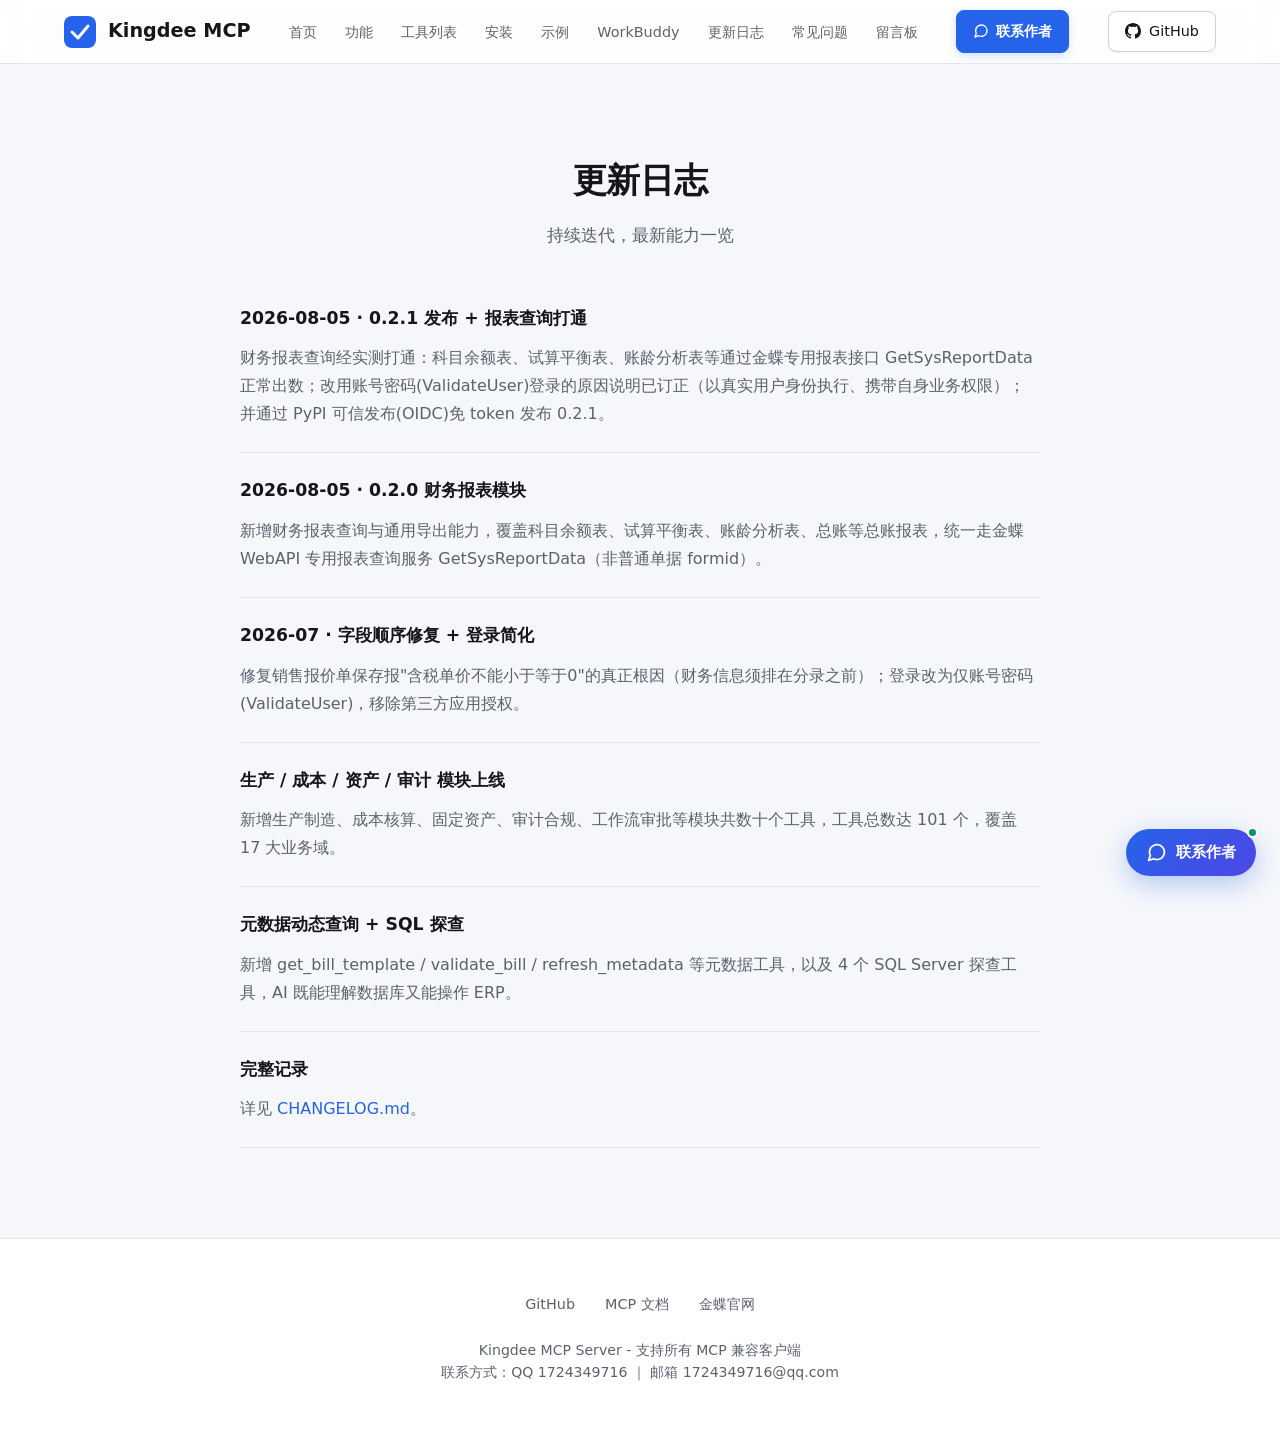
<file: docs/changelog.html>
<!DOCTYPE html>
<html lang="zh-CN">
<head>
  <meta charset="UTF-8">
  <meta name="viewport" content="width=device-width, initial-scale=1.0">
  <title>更新日志 - Kingdee MCP Server</title>
  <meta name="description" content="Kingdee MCP Server 版本更新记录：查看每个版本新增的工具、修复的问题与能力改进，当前稳定版 0.2.1。">
  <meta name="keywords" content="金蝶MCP,金蝶云星空,MCP Server,金蝶AI,金蝶ERP自动化,Kingdee MCP,AI操作金蝶,金蝶API,Claude金蝶,金蝶智能助手">
  <meta name="robots" content="index, follow">
  <link rel="alternate" hreflang="zh-CN" href="https://wahailong.github.io/KingdeeMCP/changelog.html">
  <link rel="canonical" href="https://wahailong.github.io/KingdeeMCP/">
  <meta name="theme-color" content="#F5F7FA">

  <!-- Open Graph / 社交分享 -->
  <meta property="og:type" content="website">
  <meta property="og:url" content="https://wahailong.github.io/KingdeeMCP/">
  <meta property="og:title" content="更新日志 - Kingdee MCP Server">
  <meta property="og:description" content="Kingdee MCP Server 版本更新记录：查看每个版本新增的工具、修复的问题与能力改进，当前稳定版 0.2.1。">
  <meta property="og:site_name" content="Kingdee MCP">

  <!-- Twitter Card -->
  <meta name="twitter:card" content="summary_large_image">
  <meta name="twitter:title" content="更新日志 - Kingdee MCP Server">
  <meta name="twitter:description" content="Kingdee MCP Server 版本更新记录：查看每个版本新增的工具、修复的问题与能力改进，当前稳定版 0.2.1。">
  <meta property="og:image" content="https://wahailong.github.io/KingdeeMCP/assets/og-image.png">
  <meta property="og:image:width" content="1200">
  <meta property="og:image:height" content="630">
  <meta property="og:image:alt" content="Kingdee MCP Server - 让 AI 直接操作金蝶云星空 ERP">
  <meta property="og:locale" content="zh_CN">
  <meta name="twitter:image" content="https://wahailong.github.io/KingdeeMCP/assets/og-image.png">

  <!-- 结构化数据 -->
  <script type="application/ld+json">
{
  "@context": "https://schema.org",
  "@graph": [
    {
      "@type": "SoftwareApplication",
      "@id": "https://wahailong.github.io/KingdeeMCP/#software",
      "name": "Kingdee MCP Server",
      "description": "让 AI 直接操作金蝶云星空 ERP 的开源 MCP Server，基于 Python + FastMCP，提供 101 个工具覆盖 17 大业务域",
      "url": "https://wahailong.github.io/KingdeeMCP/",
      "applicationCategory": "BusinessApplication",
      "applicationSubCategory": "ERP 自动化 / MCP Server",
      "operatingSystem": "Windows, macOS, Linux",
      "softwareVersion": "0.2.1",
      "inLanguage": "zh-CN",
      "isAccessibleForFree": true,
      "offers": {
        "@type": "Offer",
        "price": "0",
        "priceCurrency": "CNY"
      },
      "author": {
        "@type": "Person",
        "name": "WaHaiLong",
        "url": "https://github.com/WaHaiLong"
      },
      "codeRepository": "https://github.com/WaHaiLong/KingdeeMCP",
      "license": "https://opensource.org/licenses/MIT",
      "keywords": "金蝶MCP,金蝶云星空,MCP Server,金蝶AI,金蝶ERP自动化,Kingdee MCP,Claude金蝶"
    },
    {
      "@type": "WebSite",
      "@id": "https://wahailong.github.io/KingdeeMCP/#website",
      "name": "Kingdee MCP Server 官网",
      "url": "https://wahailong.github.io/KingdeeMCP/",
      "inLanguage": "zh-CN",
      "publisher": {
        "@id": "https://wahailong.github.io/KingdeeMCP/#software"
      }
    },
    {
      "@type": "WebPage",
      "@id": "https://wahailong.github.io/KingdeeMCP/changelog.html#webpage",
      "url": "https://wahailong.github.io/KingdeeMCP/changelog.html",
      "name": "更新日志",
      "isPartOf": {
        "@id": "https://wahailong.github.io/KingdeeMCP/#website"
      },
      "about": {
        "@id": "https://wahailong.github.io/KingdeeMCP/#software"
      },
      "inLanguage": "zh-CN"
    },
    {
      "@type": "BreadcrumbList",
      "@id": "https://wahailong.github.io/KingdeeMCP/changelog.html#breadcrumb",
      "itemListElement": [
        {
          "@type": "ListItem",
          "position": 1,
          "name": "首页",
          "item": "https://wahailong.github.io/KingdeeMCP/"
        },
        {
          "@type": "ListItem",
          "position": 2,
          "name": "更新日志",
          "item": "https://wahailong.github.io/KingdeeMCP/changelog.html"
        }
      ]
    }
  ]
}
  </script>
  <link rel="stylesheet" href="assets/contact.css">
  <link rel="stylesheet" href="assets/theme.css">
  <!-- Google Analytics 4 -->
  <script async src="https://www.googletagmanager.com/gtag/js?id=G-K3TPCJB1Z8"></script>
  <script>
    window.dataLayer = window.dataLayer || [];
    function gtag(){dataLayer.push(arguments);}
    gtag('js', new Date());
    gtag('config', 'G-K3TPCJB1Z8');
  </script>
</head>
<body>
<nav>
        <a href="index.html" class="logo">
          <svg viewBox="0 0 32 32" fill="none" xmlns="http://www.w3.org/2000/svg">
            <rect width="32" height="32" rx="8" fill="#2563eb"/>
            <path d="M8 16L14 22L24 10" stroke="white" stroke-width="3" stroke-linecap="round" stroke-linejoin="round"/>
          </svg>
          Kingdee MCP
        </a>
        <ul class="nav-links">
          <li><a href="index.html">首页</a></li>
          <li><a href="index.html#features">功能</a></li>
          <li><a href="tools.html">工具列表</a></li>
          <li><a href="index.html#install">安装</a></li>
          <li><a href="index.html#examples">示例</a></li>
          <li><a href="workbuddy.html">WorkBuddy</a></li>
          <li><a href="changelog.html">更新日志</a></li>
          <li><a href="index.html#faq">常见问题</a></li>
        </ul>
        <a href="https://github.com/WaHaiLong/KingdeeMCP" class="github-btn" target="_blank">
          <svg width="16" height="16" viewBox="0 0 16 16" fill="currentColor">
            <path d="M8 0C3.58 0 0 3.58 0 8c0 3.54 2.29 6.53 5.47 7.59.4.07.55-.17.55-.38 0-.19-.01-.82-.01-1.49-2.01.37-2.53-.49-2.69-.94-.09-.23-.48-.94-.82-1.13-.28-.15-.68-.52-.01-.53.63-.01 1.08.58 1.23.82.72 1.21 1.87.87 2.33.66.07-.52.28-.87.51-1.07-1.78-.2-3.64-.89-3.64-3.95 0-.87.31-1.59.82-2.15-.08-.2-.36-1.02.08-2.12 0 0 .67-.21 2.2.82.64-.18 1.32-.27 2-.27.68 0 1.36.09 2 .27 1.53-1.04 2.2-.82 2.2-.82.44 1.1.16 1.92.08 2.12.51.56.82 1.27.82 2.15 0 3.07-1.87 3.75-3.65 3.95.29.25.54.73.54 1.48 0 1.07-.01 1.93-.01 2.2 0 .21.15.46.55.38A8.013 8.013 0 0016 8c0-4.42-3.58-8-8-8z"/>
          </svg>
          GitHub
        </a>
      </nav>
  <main>
<section id="changelog" class="faq">
      <div class="container">
        <div class="section-header">
          <h1 class="section-title">更新日志</h1>
          <p>持续迭代，最新能力一览</p>
        </div>
        <div class="faq-list">
          <div class="faq-item">
            <div class="faq-question">2026-08-05 · 0.2.1 发布 + 报表查询打通</div>
            <div class="faq-answer">财务报表查询经实测打通：科目余额表、试算平衡表、账龄分析表等通过金蝶专用报表接口 GetSysReportData 正常出数；改用账号密码(ValidateUser)登录的原因说明已订正（以真实用户身份执行、携带自身业务权限）；并通过 PyPI 可信发布(OIDC)免 token 发布 0.2.1。</div>
          </div>
          <div class="faq-item">
            <div class="faq-question">2026-08-05 · 0.2.0 财务报表模块</div>
            <div class="faq-answer">新增财务报表查询与通用导出能力，覆盖科目余额表、试算平衡表、账龄分析表、总账等总账报表，统一走金蝶 WebAPI 专用报表查询服务 GetSysReportData（非普通单据 formid）。</div>
          </div>
          <div class="faq-item">
            <div class="faq-question">2026-07 · 字段顺序修复 + 登录简化</div>
            <div class="faq-answer">修复销售报价单保存报"含税单价不能小于等于0"的真正根因（财务信息须排在分录之前）；登录改为仅账号密码(ValidateUser)，移除第三方应用授权。</div>
          </div>
          <div class="faq-item">
            <div class="faq-question">生产 / 成本 / 资产 / 审计 模块上线</div>
            <div class="faq-answer">新增生产制造、成本核算、固定资产、审计合规、工作流审批等模块共数十个工具，工具总数达 101 个，覆盖 17 大业务域。</div>
          </div>
          <div class="faq-item">
            <div class="faq-question">元数据动态查询 + SQL 探查</div>
            <div class="faq-answer">新增 get_bill_template / validate_bill / refresh_metadata 等元数据工具，以及 4 个 SQL Server 探查工具，AI 既能理解数据库又能操作 ERP。</div>
          </div>
          <div class="faq-item">
            <div class="faq-question">完整记录</div>
            <div class="faq-answer">详见 <a href="https://github.com/WaHaiLong/KingdeeMCP/blob/main/CHANGELOG.md" target="_blank" style="color:var(--primary)">CHANGELOG.md</a>。</div>
          </div>
        </div>
      </div>
    </section>
  </main>
<footer>
    <div class="container">
      <div class="footer-links">
        <a href="https://github.com/WaHaiLong/KingdeeMCP" target="_blank">GitHub</a>
        <a href="https://modelcontextprotocol.io/" target="_blank">MCP 文档</a>
        <a href="https://www.kingdee.com/" target="_blank">金蝶官网</a>
      </div>
      <p class="footer-copy">Kingdee MCP Server - 支持所有 MCP 兼容客户端</p>
      <p class="footer-copy">联系方式：QQ 1724349716 ｜ 邮箱 <a href="mailto:1724349716@qq.com">1724349716@qq.com</a></p>
    </div>
  </footer>
  <!-- 统一联系组件：顶部按钮 + 右下角悬浮卡 -->
  <script src="assets/contact.js"></script>
</body>
</html>
</file>
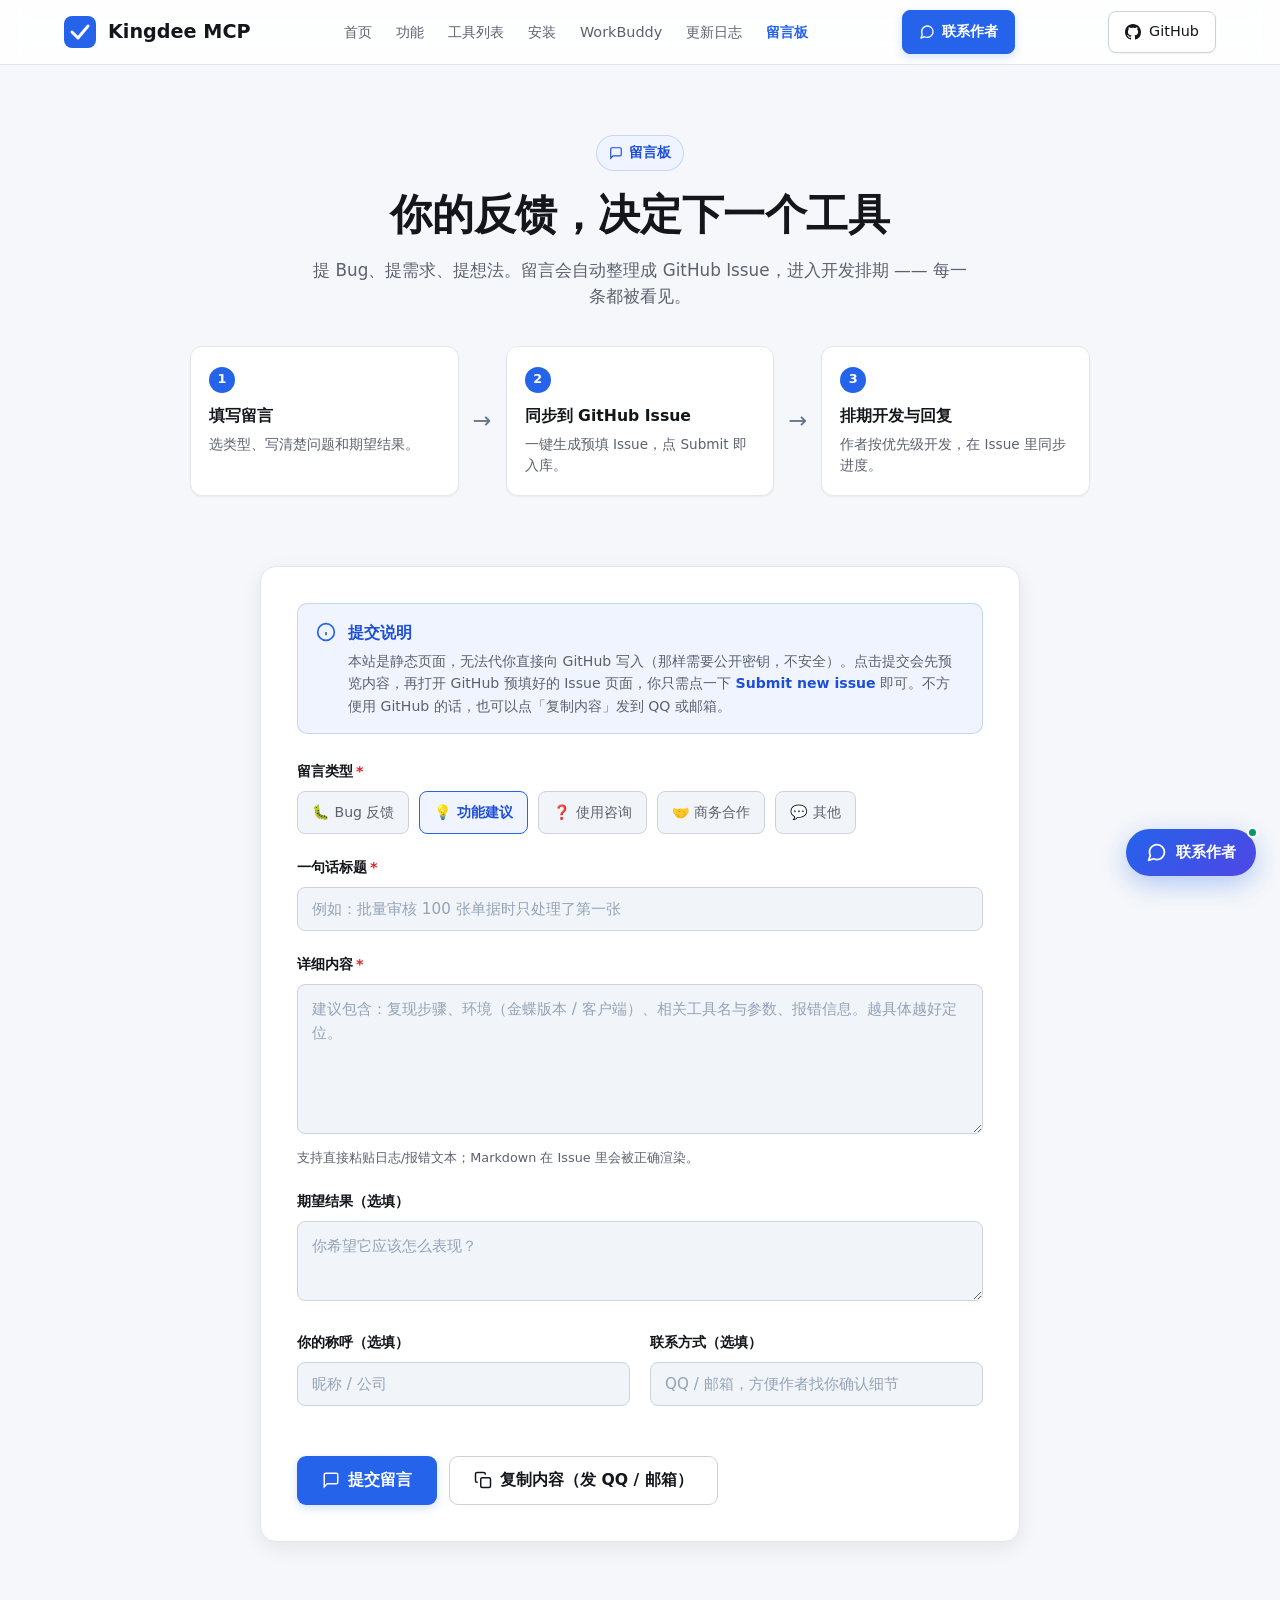
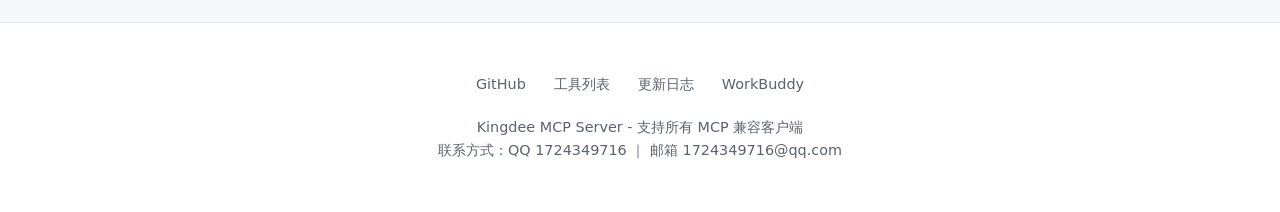
<file: docs/feedback.html>
<!DOCTYPE html>
<html lang="zh-CN">
<head>
  <meta charset="UTF-8">
  <meta name="viewport" content="width=device-width, initial-scale=1.0">
  <title>留言板 - 反馈与需求提交 | Kingdee MCP Server</title>
  <meta name="description" content="给 Kingdee MCP 留言：Bug 反馈、功能建议、使用咨询，留言可一键同步到 GitHub Issue，作者按留言排期开发。">
  <meta property="og:type" content="website">
  <meta property="og:site_name" content="Kingdee MCP">
  <meta property="og:title" content="留言板 - 反馈与需求提交 | Kingdee MCP Server">
  <meta property="og:description" content="给 Kingdee MCP 留言：Bug 反馈、功能建议、使用咨询，留言可一键同步到 GitHub Issue，作者按留言排期开发。">
  <meta property="og:url" content="https://wahailong.github.io/KingdeeMCP/feedback.html">
  <meta name="twitter:card" content="summary_large_image">
  <meta name="twitter:title" content="留言板 - 反馈与需求提交 | Kingdee MCP Server">
  <meta name="twitter:description" content="给 Kingdee MCP 留言：Bug 反馈、功能建议、使用咨询，留言可一键同步到 GitHub Issue，作者按留言排期开发。">
  <meta property="og:image" content="https://wahailong.github.io/KingdeeMCP/assets/og-image.png">
  <meta property="og:image:width" content="1200">
  <meta property="og:image:height" content="630">
  <meta property="og:image:alt" content="Kingdee MCP Server - 让 AI 直接操作金蝶云星空 ERP">
  <meta property="og:locale" content="zh_CN">
  <meta name="twitter:image" content="https://wahailong.github.io/KingdeeMCP/assets/og-image.png">
  <link rel="alternate" hreflang="zh-CN" href="https://wahailong.github.io/KingdeeMCP/feedback.html">
  <link rel="canonical" href="https://wahailong.github.io/KingdeeMCP/feedback.html">
  <meta name="theme-color" content="#F5F7FA">
  <link rel="stylesheet" href="assets/feedback.css">
  <link rel="stylesheet" href="assets/contact.css">
  <script async src="https://www.googletagmanager.com/gtag/js?id=G-K3TPCJB1Z8"></script>
  <script>
    window.dataLayer = window.dataLayer || [];
    function gtag(){dataLayer.push(arguments);}
    gtag('js', new Date());
    gtag('config', 'G-K3TPCJB1Z8');
  </script>
  <!-- 结构化数据 -->
  <script type="application/ld+json">
{
  "@context": "https://schema.org",
  "@graph": [
    {
      "@type": "SoftwareApplication",
      "@id": "https://wahailong.github.io/KingdeeMCP/#software",
      "name": "Kingdee MCP Server",
      "description": "让 AI 直接操作金蝶云星空 ERP 的开源 MCP Server，基于 Python + FastMCP，提供 101 个工具覆盖 17 大业务域",
      "url": "https://wahailong.github.io/KingdeeMCP/",
      "applicationCategory": "BusinessApplication",
      "applicationSubCategory": "ERP 自动化 / MCP Server",
      "operatingSystem": "Windows, macOS, Linux",
      "softwareVersion": "0.2.1",
      "inLanguage": "zh-CN",
      "isAccessibleForFree": true,
      "offers": {
        "@type": "Offer",
        "price": "0",
        "priceCurrency": "CNY"
      },
      "author": {
        "@type": "Person",
        "name": "WaHaiLong",
        "url": "https://github.com/WaHaiLong"
      },
      "codeRepository": "https://github.com/WaHaiLong/KingdeeMCP",
      "license": "https://opensource.org/licenses/MIT",
      "keywords": "金蝶MCP,金蝶云星空,MCP Server,金蝶AI,金蝶ERP自动化,Kingdee MCP,Claude金蝶"
    },
    {
      "@type": "WebSite",
      "@id": "https://wahailong.github.io/KingdeeMCP/#website",
      "name": "Kingdee MCP Server 官网",
      "url": "https://wahailong.github.io/KingdeeMCP/",
      "inLanguage": "zh-CN",
      "publisher": {
        "@id": "https://wahailong.github.io/KingdeeMCP/#software"
      }
    },
    {
      "@type": "WebPage",
      "@id": "https://wahailong.github.io/KingdeeMCP/feedback.html#webpage",
      "url": "https://wahailong.github.io/KingdeeMCP/feedback.html",
      "name": "留言板 - 反馈与需求提交",
      "isPartOf": {
        "@id": "https://wahailong.github.io/KingdeeMCP/#website"
      },
      "about": {
        "@id": "https://wahailong.github.io/KingdeeMCP/#software"
      },
      "inLanguage": "zh-CN"
    },
    {
      "@type": "BreadcrumbList",
      "@id": "https://wahailong.github.io/KingdeeMCP/feedback.html#breadcrumb",
      "itemListElement": [
        {
          "@type": "ListItem",
          "position": 1,
          "name": "首页",
          "item": "https://wahailong.github.io/KingdeeMCP/"
        },
        {
          "@type": "ListItem",
          "position": 2,
          "name": "留言板 - 反馈与需求提交",
          "item": "https://wahailong.github.io/KingdeeMCP/feedback.html"
        }
      ]
    }
  ]
}
  </script>
</head>
<body>
  <header>
    <div class="container">
      <nav>
        <a href="index.html" class="logo">
          <svg viewBox="0 0 32 32" fill="none" xmlns="http://www.w3.org/2000/svg">
            <rect width="32" height="32" rx="8" fill="#2563eb"/>
            <path d="M8 16L14 22L24 10" stroke="white" stroke-width="3" stroke-linecap="round" stroke-linejoin="round"/>
          </svg>
          Kingdee MCP
        </a>
        <ul class="nav-links">
          <li><a href="index.html">首页</a></li>
          <li><a href="index.html#features">功能</a></li>
          <li><a href="tools.html">工具列表</a></li>
          <li><a href="index.html#install">安装</a></li>
          <li><a href="workbuddy.html">WorkBuddy</a></li>
          <li><a href="changelog.html">更新日志</a></li>
          <li><a href="feedback.html" class="active">留言板</a></li>
        </ul>
        <a href="https://github.com/WaHaiLong/KingdeeMCP" class="github-btn" target="_blank" rel="noopener">
          <svg width="16" height="16" viewBox="0 0 16 16" fill="currentColor">
            <path d="M8 0C3.58 0 0 3.58 0 8c0 3.54 2.29 6.53 5.47 7.59.4.07.55-.17.55-.38 0-.19-.01-.82-.01-1.49-2.01.37-2.53-.49-2.69-.94-.09-.23-.48-.94-.82-1.13-.28-.15-.68-.52-.01-.53.63-.01 1.08.58 1.23.82.72 1.21 1.87.87 2.33.66.07-.52.28-.87.51-1.07-1.78-.2-3.64-.89-3.64-3.95 0-.87.31-1.59.82-2.15-.08-.2-.36-1.02.08-2.12 0 0 .67-.21 2.2.82.64-.18 1.32-.27 2-.27.68 0 1.36.09 2 .27 1.53-1.04 2.2-.82 2.2-.82.44 1.1.16 1.92.08 2.12.51.56.82 1.27.82 2.15 0 3.07-1.87 3.75-3.65 3.95.29.25.54.73.54 1.48 0 1.07-.01 1.93-.01 2.2 0 .21.15.46.55.38A8.013 8.013 0 0016 8c0-4.42-3.58-8-8-8z"/>
          </svg>
          GitHub
        </a>
      </nav>
    </div>
  </header>

  <main>
    <section class="hero">
      <div class="container">
        <div class="badge">
          <svg width="14" height="14" viewBox="0 0 24 24" fill="none" stroke="currentColor" stroke-width="2"><path d="M21 15a2 2 0 0 1-2 2H7l-4 4V5a2 2 0 0 1 2-2h14a2 2 0 0 1 2 2z"/></svg>
          留言板
        </div>
        <h1>你的反馈，决定下一个工具</h1>
        <p>提 Bug、提需求、提想法。留言会自动整理成 GitHub Issue，进入开发排期 —— 每一条都被看见。</p>

        <div class="flow">
          <div class="flow-step">
            <span class="n">1</span>
            <h4>填写留言</h4>
            <p>选类型、写清楚问题和期望结果。</p>
          </div>
          <div class="flow-arrow">→</div>
          <div class="flow-step">
            <span class="n">2</span>
            <h4>同步到 GitHub Issue</h4>
            <p>一键生成预填 Issue，点 Submit 即入库。</p>
          </div>
          <div class="flow-arrow">→</div>
          <div class="flow-step">
            <span class="n">3</span>
            <h4>排期开发与回复</h4>
            <p>作者按优先级开发，在 Issue 里同步进度。</p>
          </div>
        </div>
      </div>
    </section>

    <section class="form-section">
      <div class="container">
        <div class="form-card">
          <div class="notice">
            <svg viewBox="0 0 24 24" fill="none" stroke="currentColor" stroke-width="2"><circle cx="12" cy="12" r="10"/><line x1="12" y1="16" x2="12" y2="12"/><line x1="12" y1="8" x2="12.01" y2="8"/></svg>
            <div>
              <b>提交说明</b>
              <p>本站是静态页面，无法代你直接向 GitHub 写入（那样需要公开密钥，不安全）。点击提交会先预览内容，再打开 GitHub 预填好的 Issue 页面，你只需点一下 <b>Submit new issue</b> 即可。不方便用 GitHub 的话，也可以点「复制内容」发到 QQ 或邮箱。</p>
            </div>
          </div>

          <form id="feedbackForm" novalidate>
            <div class="field">
              <label class="field-label">留言类型<span class="req">*</span></label>
              <div class="type-chips">
                <label class="type-chip"><input type="radio" name="fbType" value="Bug 反馈"><span>&#128027; Bug 反馈</span></label>
                <label class="type-chip"><input type="radio" name="fbType" value="功能建议" checked><span>&#128161; 功能建议</span></label>
                <label class="type-chip"><input type="radio" name="fbType" value="使用咨询"><span>&#10067; 使用咨询</span></label>
                <label class="type-chip"><input type="radio" name="fbType" value="商务合作"><span>&#129309; 商务合作</span></label>
                <label class="type-chip"><input type="radio" name="fbType" value="其他"><span>&#128172; 其他</span></label>
              </div>
            </div>

            <div class="field">
              <label class="field-label" for="fbTitle">一句话标题<span class="req">*</span></label>
              <input type="text" id="fbTitle" maxlength="120" placeholder="例如：批量审核 100 张单据时只处理了第一张">
            </div>

            <div class="field">
              <label class="field-label" for="fbContent">详细内容<span class="req">*</span></label>
              <textarea id="fbContent" placeholder="建议包含：复现步骤、环境（金蝶版本 / 客户端）、相关工具名与参数、报错信息。越具体越好定位。"></textarea>
              <div class="hint">支持直接粘贴日志/报错文本；Markdown 在 Issue 里会被正确渲染。</div>
            </div>

            <div class="field">
              <label class="field-label" for="fbExpect">期望结果（选填）</label>
              <textarea id="fbExpect" style="min-height:80px" placeholder="你希望它应该怎么表现？"></textarea>
            </div>

            <div class="field-row">
              <div class="field">
                <label class="field-label" for="fbName">你的称呼（选填）</label>
                <input type="text" id="fbName" maxlength="40" placeholder="昵称 / 公司">
              </div>
              <div class="field">
                <label class="field-label" for="fbContact">联系方式（选填）</label>
                <input type="text" id="fbContact" maxlength="80" placeholder="QQ / 邮箱，方便作者找你确认细节">
              </div>
            </div>

            <div class="btn-row">
              <button type="submit" class="btn btn-primary">
                <svg viewBox="0 0 24 24" fill="none" stroke="currentColor" stroke-width="2"><path d="M21 15a2 2 0 0 1-2 2H7l-4 4V5a2 2 0 0 1 2-2h14a2 2 0 0 1 2 2z"/></svg>
                提交留言
              </button>
              <button type="button" class="btn btn-ghost" id="fbQuickCopy">
                <svg viewBox="0 0 24 24" fill="none" stroke="currentColor" stroke-width="2"><rect x="9" y="9" width="13" height="13" rx="2"/><path d="M5 15H4a2 2 0 0 1-2-2V4a2 2 0 0 1 2-2h9a2 2 0 0 1 2 2v1"/></svg>
                复制内容（发 QQ / 邮箱）
              </button>
            </div>
          </form>
        </div>
      </div>
    </section>
  </main>

  <footer>
    <div class="container">
      <div class="footer-links">
        <a href="https://github.com/WaHaiLong/KingdeeMCP" target="_blank" rel="noopener">GitHub</a>
        <a href="tools.html">工具列表</a>
        <a href="changelog.html">更新日志</a>
        <a href="workbuddy.html">WorkBuddy</a>
      </div>
      <p class="footer-copy">Kingdee MCP Server - 支持所有 MCP 兼容客户端</p>
      <p class="footer-copy">联系方式：QQ 1724349716 ｜ 邮箱 <a href="mailto:1724349716@qq.com">1724349716@qq.com</a></p>
    </div>
  </footer>

  <!-- 预览弹层 -->
  <div class="overlay" id="previewOverlay">
    <div class="modal" role="dialog" aria-label="留言预览">
      <div class="modal-head">
        <h3>确认留言内容</h3>
        <button type="button" class="modal-close" id="pvCancel" aria-label="关闭">&times;</button>
      </div>
      <div class="modal-body">
        <div class="pv-title" id="pvTitle"></div>
        <pre><code id="pvBody"></code></pre>
      </div>
      <div class="modal-foot">
        <button type="button" class="btn btn-ghost" id="pvCancel2">返回修改</button>
        <button type="button" class="btn btn-ghost" id="pvCopy">复制内容</button>
        <button type="button" class="btn btn-primary" id="pvOpen">
          <svg viewBox="0 0 24 24" fill="none" stroke="currentColor" stroke-width="2"><path d="M18 13v6a2 2 0 0 1-2 2H5a2 2 0 0 1-2-2V8a2 2 0 0 1 2-2h6"/><polyline points="15,3 21,3 21,9"/><line x1="10" y1="14" x2="21" y2="3"/></svg>
          打开 GitHub 提交
        </button>
      </div>
    </div>
  </div>

  <div class="toast" id="fbToast"></div>

  <script src="assets/contact.js"></script>
  <script src="assets/feedback.js"></script>
</body>
</html>
</file>
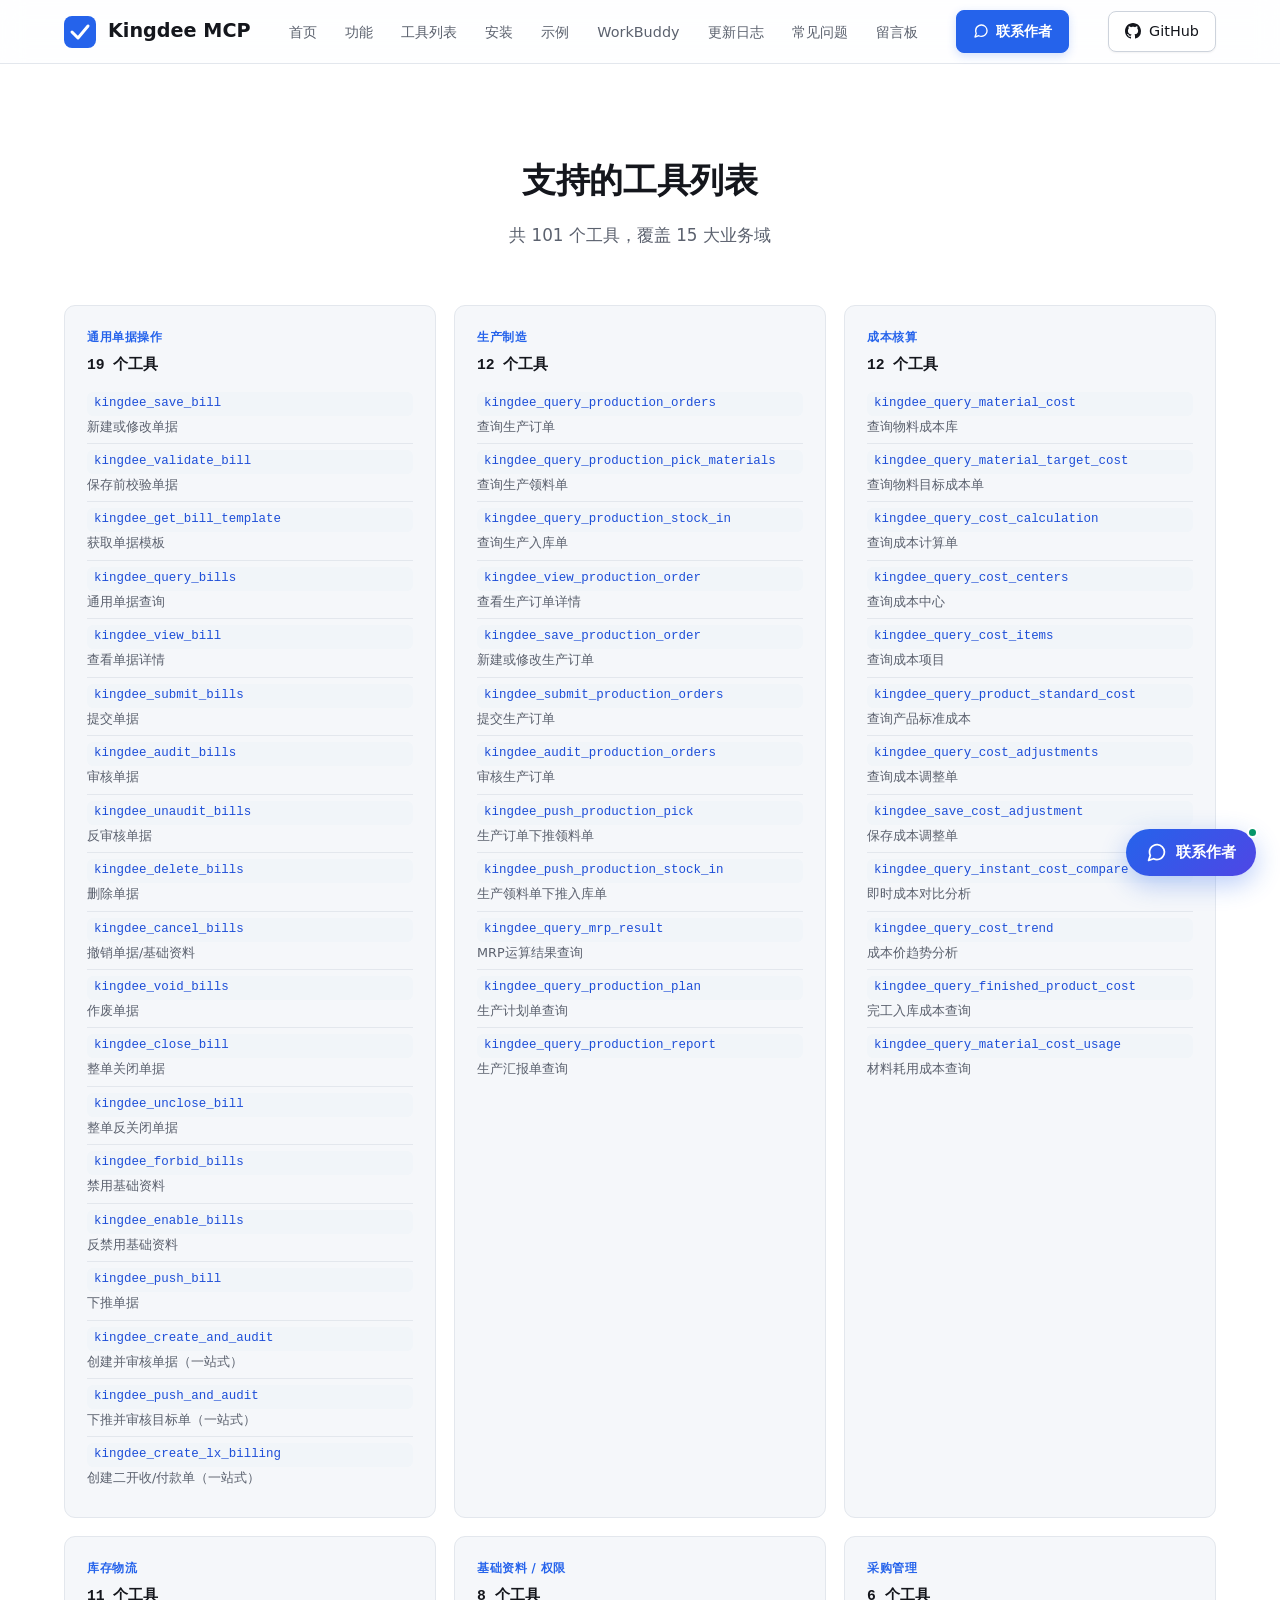
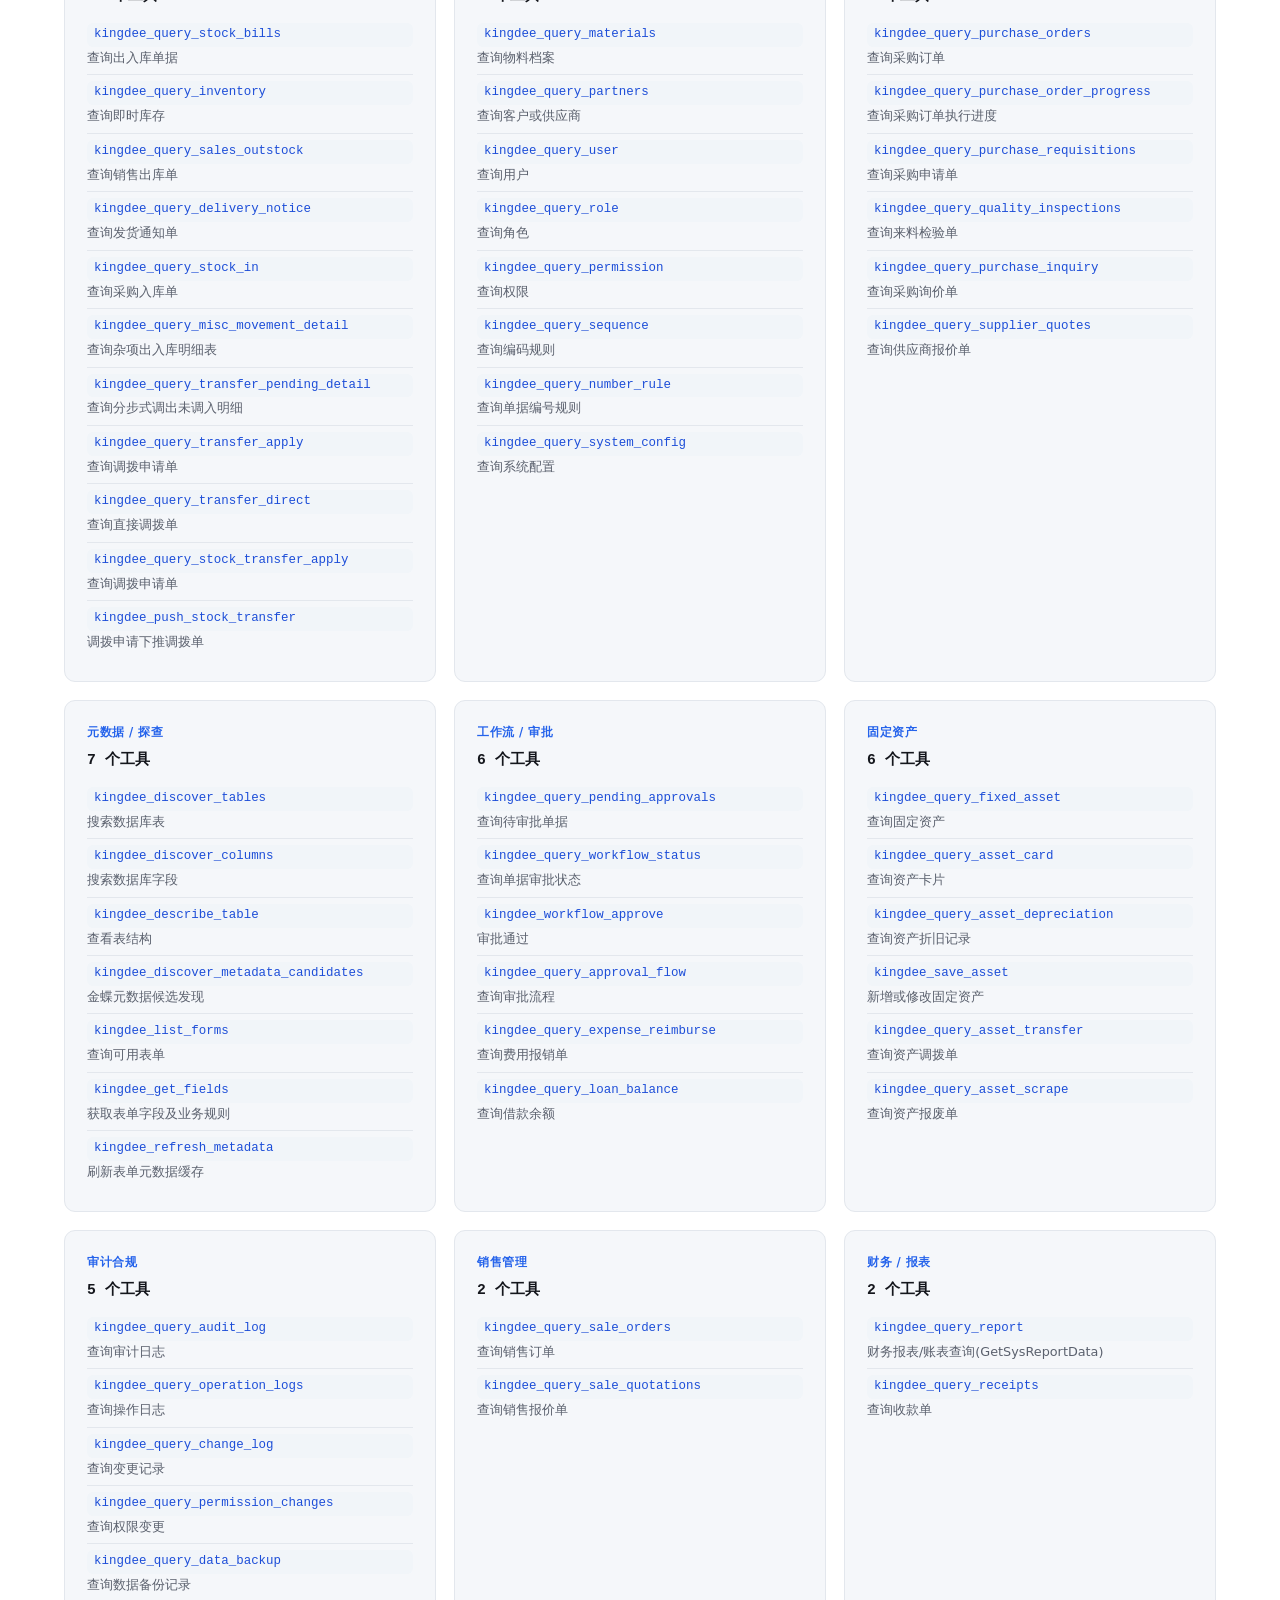
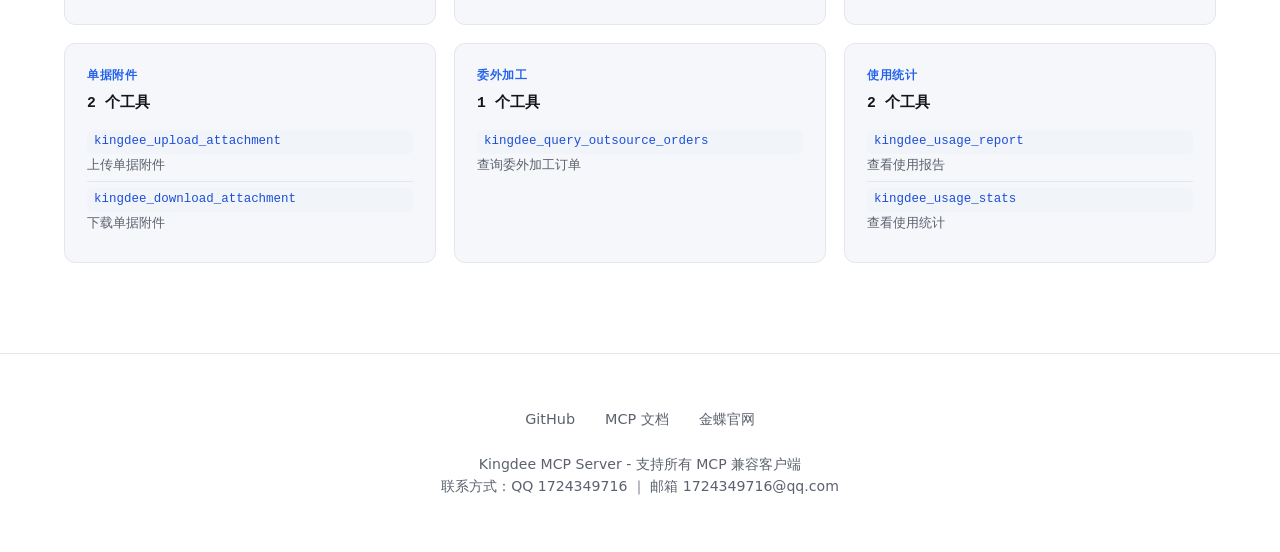
<file: docs/tools.html>
<!DOCTYPE html>
<html lang="zh-CN">
<head>
  <meta charset="UTF-8">
  <meta name="viewport" content="width=device-width, initial-scale=1.0">
  <title>101 个工具列表 - Kingdee MCP Server</title>
  <meta name="description" content="Kingdee MCP Server 全部 101 个工具清单，覆盖采购、销售、库存、生产制造、成本核算、财务等 17 大业务域，含每个工具的名称与功能说明。">
  <meta name="keywords" content="金蝶MCP,金蝶云星空,MCP Server,金蝶AI,金蝶ERP自动化,Kingdee MCP,AI操作金蝶,金蝶API,Claude金蝶,金蝶智能助手">
  <meta name="robots" content="index, follow">
  <link rel="alternate" hreflang="zh-CN" href="https://wahailong.github.io/KingdeeMCP/tools.html">
  <link rel="canonical" href="https://wahailong.github.io/KingdeeMCP/">
  <meta name="theme-color" content="#F5F7FA">

  <!-- Open Graph / 社交分享 -->
  <meta property="og:type" content="website">
  <meta property="og:url" content="https://wahailong.github.io/KingdeeMCP/">
  <meta property="og:title" content="101 个工具列表 - Kingdee MCP Server">
  <meta property="og:description" content="Kingdee MCP Server 全部 101 个工具清单，覆盖采购、销售、库存、生产制造、成本核算、财务等 17 大业务域，含每个工具的名称与功能说明。">
  <meta property="og:site_name" content="Kingdee MCP">

  <!-- Twitter Card -->
  <meta name="twitter:card" content="summary_large_image">
  <meta name="twitter:title" content="101 个工具列表 - Kingdee MCP Server">
  <meta name="twitter:description" content="Kingdee MCP Server 全部 101 个工具清单，覆盖采购、销售、库存、生产制造、成本核算、财务等 17 大业务域，含每个工具的名称与功能说明。">
  <meta property="og:image" content="https://wahailong.github.io/KingdeeMCP/assets/og-image.png">
  <meta property="og:image:width" content="1200">
  <meta property="og:image:height" content="630">
  <meta property="og:image:alt" content="Kingdee MCP Server - 让 AI 直接操作金蝶云星空 ERP">
  <meta property="og:locale" content="zh_CN">
  <meta name="twitter:image" content="https://wahailong.github.io/KingdeeMCP/assets/og-image.png">

  <!-- 结构化数据 -->
  <script type="application/ld+json">
{
  "@context": "https://schema.org",
  "@graph": [
    {
      "@type": "SoftwareApplication",
      "@id": "https://wahailong.github.io/KingdeeMCP/#software",
      "name": "Kingdee MCP Server",
      "description": "让 AI 直接操作金蝶云星空 ERP 的开源 MCP Server，基于 Python + FastMCP，提供 101 个工具覆盖 17 大业务域",
      "url": "https://wahailong.github.io/KingdeeMCP/",
      "applicationCategory": "BusinessApplication",
      "applicationSubCategory": "ERP 自动化 / MCP Server",
      "operatingSystem": "Windows, macOS, Linux",
      "softwareVersion": "0.2.1",
      "inLanguage": "zh-CN",
      "isAccessibleForFree": true,
      "offers": {
        "@type": "Offer",
        "price": "0",
        "priceCurrency": "CNY"
      },
      "author": {
        "@type": "Person",
        "name": "WaHaiLong",
        "url": "https://github.com/WaHaiLong"
      },
      "codeRepository": "https://github.com/WaHaiLong/KingdeeMCP",
      "license": "https://opensource.org/licenses/MIT",
      "keywords": "金蝶MCP,金蝶云星空,MCP Server,金蝶AI,金蝶ERP自动化,Kingdee MCP,Claude金蝶"
    },
    {
      "@type": "WebSite",
      "@id": "https://wahailong.github.io/KingdeeMCP/#website",
      "name": "Kingdee MCP Server 官网",
      "url": "https://wahailong.github.io/KingdeeMCP/",
      "inLanguage": "zh-CN",
      "publisher": {
        "@id": "https://wahailong.github.io/KingdeeMCP/#software"
      }
    },
    {
      "@type": "WebPage",
      "@id": "https://wahailong.github.io/KingdeeMCP/tools.html#webpage",
      "url": "https://wahailong.github.io/KingdeeMCP/tools.html",
      "name": "完整工具列表（101 个工具）",
      "isPartOf": {
        "@id": "https://wahailong.github.io/KingdeeMCP/#website"
      },
      "about": {
        "@id": "https://wahailong.github.io/KingdeeMCP/#software"
      },
      "inLanguage": "zh-CN"
    },
    {
      "@type": "BreadcrumbList",
      "@id": "https://wahailong.github.io/KingdeeMCP/tools.html#breadcrumb",
      "itemListElement": [
        {
          "@type": "ListItem",
          "position": 1,
          "name": "首页",
          "item": "https://wahailong.github.io/KingdeeMCP/"
        },
        {
          "@type": "ListItem",
          "position": 2,
          "name": "完整工具列表（101 个工具）",
          "item": "https://wahailong.github.io/KingdeeMCP/tools.html"
        }
      ]
    }
  ]
}
  </script>
  <link rel="stylesheet" href="assets/contact.css">
  <link rel="stylesheet" href="assets/theme.css">
  <!-- Google Analytics 4 -->
  <script async src="https://www.googletagmanager.com/gtag/js?id=G-K3TPCJB1Z8"></script>
  <script>
    window.dataLayer = window.dataLayer || [];
    function gtag(){dataLayer.push(arguments);}
    gtag('js', new Date());
    gtag('config', 'G-K3TPCJB1Z8');
  </script>
</head>
<body>
<nav>
        <a href="index.html" class="logo">
          <svg viewBox="0 0 32 32" fill="none" xmlns="http://www.w3.org/2000/svg">
            <rect width="32" height="32" rx="8" fill="#2563eb"/>
            <path d="M8 16L14 22L24 10" stroke="white" stroke-width="3" stroke-linecap="round" stroke-linejoin="round"/>
          </svg>
          Kingdee MCP
        </a>
        <ul class="nav-links">
          <li><a href="index.html">首页</a></li>
          <li><a href="index.html#features">功能</a></li>
          <li><a href="tools.html">工具列表</a></li>
          <li><a href="index.html#install">安装</a></li>
          <li><a href="index.html#examples">示例</a></li>
          <li><a href="workbuddy.html">WorkBuddy</a></li>
          <li><a href="changelog.html">更新日志</a></li>
          <li><a href="index.html#faq">常见问题</a></li>
        </ul>
        <a href="https://github.com/WaHaiLong/KingdeeMCP" class="github-btn" target="_blank">
          <svg width="16" height="16" viewBox="0 0 16 16" fill="currentColor">
            <path d="M8 0C3.58 0 0 3.58 0 8c0 3.54 2.29 6.53 5.47 7.59.4.07.55-.17.55-.38 0-.19-.01-.82-.01-1.49-2.01.37-2.53-.49-2.69-.94-.09-.23-.48-.94-.82-1.13-.28-.15-.68-.52-.01-.53.63-.01 1.08.58 1.23.82.72 1.21 1.87.87 2.33.66.07-.52.28-.87.51-1.07-1.78-.2-3.64-.89-3.64-3.95 0-.87.31-1.59.82-2.15-.08-.2-.36-1.02.08-2.12 0 0 .67-.21 2.2.82.64-.18 1.32-.27 2-.27.68 0 1.36.09 2 .27 1.53-1.04 2.2-.82 2.2-.82.44 1.1.16 1.92.08 2.12.51.56.82 1.27.82 2.15 0 3.07-1.87 3.75-3.65 3.95.29.25.54.73.54 1.48 0 1.07-.01 1.93-.01 2.2 0 .21.15.46.55.38A8.013 8.013 0 0016 8c0-4.42-3.58-8-8-8z"/>
          </svg>
          GitHub
        </a>
      </nav>
  <main>
<section id="tools" class="tools">
      <div class="container">
        <div class="section-header">
          <h1 class="section-title">支持的工具列表</h1>
          <p>共 101 个工具，覆盖 15 大业务域</p>
        </div>
        <div class="tools-grid">
          <div class="tool-card">
            <div class="tool-category">通用单据操作</div>
            <div class="tool-name">19 个工具</div>
            <ul class="tool-list">
            <li><code>kingdee_save_bill</code><span>新建或修改单据</span></li>
            <li><code>kingdee_validate_bill</code><span>保存前校验单据</span></li>
            <li><code>kingdee_get_bill_template</code><span>获取单据模板</span></li>
            <li><code>kingdee_query_bills</code><span>通用单据查询</span></li>
            <li><code>kingdee_view_bill</code><span>查看单据详情</span></li>
            <li><code>kingdee_submit_bills</code><span>提交单据</span></li>
            <li><code>kingdee_audit_bills</code><span>审核单据</span></li>
            <li><code>kingdee_unaudit_bills</code><span>反审核单据</span></li>
            <li><code>kingdee_delete_bills</code><span>删除单据</span></li>
            <li><code>kingdee_cancel_bills</code><span>撤销单据/基础资料</span></li>
            <li><code>kingdee_void_bills</code><span>作废单据</span></li>
            <li><code>kingdee_close_bill</code><span>整单关闭单据</span></li>
            <li><code>kingdee_unclose_bill</code><span>整单反关闭单据</span></li>
            <li><code>kingdee_forbid_bills</code><span>禁用基础资料</span></li>
            <li><code>kingdee_enable_bills</code><span>反禁用基础资料</span></li>
            <li><code>kingdee_push_bill</code><span>下推单据</span></li>
            <li><code>kingdee_create_and_audit</code><span>创建并审核单据（一站式）</span></li>
            <li><code>kingdee_push_and_audit</code><span>下推并审核目标单（一站式）</span></li>
            <li><code>kingdee_create_lx_billing</code><span>创建二开收/付款单（一站式）</span></li>
            </ul>
          </div>
          <div class="tool-card">
            <div class="tool-category">生产制造</div>
            <div class="tool-name">12 个工具</div>
            <ul class="tool-list">
            <li><code>kingdee_query_production_orders</code><span>查询生产订单</span></li>
            <li><code>kingdee_query_production_pick_materials</code><span>查询生产领料单</span></li>
            <li><code>kingdee_query_production_stock_in</code><span>查询生产入库单</span></li>
            <li><code>kingdee_view_production_order</code><span>查看生产订单详情</span></li>
            <li><code>kingdee_save_production_order</code><span>新建或修改生产订单</span></li>
            <li><code>kingdee_submit_production_orders</code><span>提交生产订单</span></li>
            <li><code>kingdee_audit_production_orders</code><span>审核生产订单</span></li>
            <li><code>kingdee_push_production_pick</code><span>生产订单下推领料单</span></li>
            <li><code>kingdee_push_production_stock_in</code><span>生产领料单下推入库单</span></li>
            <li><code>kingdee_query_mrp_result</code><span>MRP运算结果查询</span></li>
            <li><code>kingdee_query_production_plan</code><span>生产计划单查询</span></li>
            <li><code>kingdee_query_production_report</code><span>生产汇报单查询</span></li>
            </ul>
          </div>
          <div class="tool-card">
            <div class="tool-category">成本核算</div>
            <div class="tool-name">12 个工具</div>
            <ul class="tool-list">
            <li><code>kingdee_query_material_cost</code><span>查询物料成本库</span></li>
            <li><code>kingdee_query_material_target_cost</code><span>查询物料目标成本单</span></li>
            <li><code>kingdee_query_cost_calculation</code><span>查询成本计算单</span></li>
            <li><code>kingdee_query_cost_centers</code><span>查询成本中心</span></li>
            <li><code>kingdee_query_cost_items</code><span>查询成本项目</span></li>
            <li><code>kingdee_query_product_standard_cost</code><span>查询产品标准成本</span></li>
            <li><code>kingdee_query_cost_adjustments</code><span>查询成本调整单</span></li>
            <li><code>kingdee_save_cost_adjustment</code><span>保存成本调整单</span></li>
            <li><code>kingdee_query_instant_cost_compare</code><span>即时成本对比分析</span></li>
            <li><code>kingdee_query_cost_trend</code><span>成本价趋势分析</span></li>
            <li><code>kingdee_query_finished_product_cost</code><span>完工入库成本查询</span></li>
            <li><code>kingdee_query_material_cost_usage</code><span>材料耗用成本查询</span></li>
            </ul>
          </div>
          <div class="tool-card">
            <div class="tool-category">库存物流</div>
            <div class="tool-name">11 个工具</div>
            <ul class="tool-list">
            <li><code>kingdee_query_stock_bills</code><span>查询出入库单据</span></li>
            <li><code>kingdee_query_inventory</code><span>查询即时库存</span></li>
            <li><code>kingdee_query_sales_outstock</code><span>查询销售出库单</span></li>
            <li><code>kingdee_query_delivery_notice</code><span>查询发货通知单</span></li>
            <li><code>kingdee_query_stock_in</code><span>查询采购入库单</span></li>
            <li><code>kingdee_query_misc_movement_detail</code><span>查询杂项出入库明细表</span></li>
            <li><code>kingdee_query_transfer_pending_detail</code><span>查询分步式调出未调入明细</span></li>
            <li><code>kingdee_query_transfer_apply</code><span>查询调拨申请单</span></li>
            <li><code>kingdee_query_transfer_direct</code><span>查询直接调拨单</span></li>
            <li><code>kingdee_query_stock_transfer_apply</code><span>查询调拨申请单</span></li>
            <li><code>kingdee_push_stock_transfer</code><span>调拨申请下推调拨单</span></li>
            </ul>
          </div>
          <div class="tool-card">
            <div class="tool-category">基础资料 / 权限</div>
            <div class="tool-name">8 个工具</div>
            <ul class="tool-list">
            <li><code>kingdee_query_materials</code><span>查询物料档案</span></li>
            <li><code>kingdee_query_partners</code><span>查询客户或供应商</span></li>
            <li><code>kingdee_query_user</code><span>查询用户</span></li>
            <li><code>kingdee_query_role</code><span>查询角色</span></li>
            <li><code>kingdee_query_permission</code><span>查询权限</span></li>
            <li><code>kingdee_query_sequence</code><span>查询编码规则</span></li>
            <li><code>kingdee_query_number_rule</code><span>查询单据编号规则</span></li>
            <li><code>kingdee_query_system_config</code><span>查询系统配置</span></li>
            </ul>
          </div>
          <div class="tool-card">
            <div class="tool-category">采购管理</div>
            <div class="tool-name">6 个工具</div>
            <ul class="tool-list">
            <li><code>kingdee_query_purchase_orders</code><span>查询采购订单</span></li>
            <li><code>kingdee_query_purchase_order_progress</code><span>查询采购订单执行进度</span></li>
            <li><code>kingdee_query_purchase_requisitions</code><span>查询采购申请单</span></li>
            <li><code>kingdee_query_quality_inspections</code><span>查询来料检验单</span></li>
            <li><code>kingdee_query_purchase_inquiry</code><span>查询采购询价单</span></li>
            <li><code>kingdee_query_supplier_quotes</code><span>查询供应商报价单</span></li>
            </ul>
          </div>
          <div class="tool-card">
            <div class="tool-category">元数据 / 探查</div>
            <div class="tool-name">7 个工具</div>
            <ul class="tool-list">
            <li><code>kingdee_discover_tables</code><span>搜索数据库表</span></li>
            <li><code>kingdee_discover_columns</code><span>搜索数据库字段</span></li>
            <li><code>kingdee_describe_table</code><span>查看表结构</span></li>
            <li><code>kingdee_discover_metadata_candidates</code><span>金蝶元数据候选发现</span></li>
            <li><code>kingdee_list_forms</code><span>查询可用表单</span></li>
            <li><code>kingdee_get_fields</code><span>获取表单字段及业务规则</span></li>
            <li><code>kingdee_refresh_metadata</code><span>刷新表单元数据缓存</span></li>
            </ul>
          </div>
          <div class="tool-card">
            <div class="tool-category">工作流 / 审批</div>
            <div class="tool-name">6 个工具</div>
            <ul class="tool-list">
            <li><code>kingdee_query_pending_approvals</code><span>查询待审批单据</span></li>
            <li><code>kingdee_query_workflow_status</code><span>查询单据审批状态</span></li>
            <li><code>kingdee_workflow_approve</code><span>审批通过</span></li>
            <li><code>kingdee_query_approval_flow</code><span>查询审批流程</span></li>
            <li><code>kingdee_query_expense_reimburse</code><span>查询费用报销单</span></li>
            <li><code>kingdee_query_loan_balance</code><span>查询借款余额</span></li>
            </ul>
          </div>
          <div class="tool-card">
            <div class="tool-category">固定资产</div>
            <div class="tool-name">6 个工具</div>
            <ul class="tool-list">
            <li><code>kingdee_query_fixed_asset</code><span>查询固定资产</span></li>
            <li><code>kingdee_query_asset_card</code><span>查询资产卡片</span></li>
            <li><code>kingdee_query_asset_depreciation</code><span>查询资产折旧记录</span></li>
            <li><code>kingdee_save_asset</code><span>新增或修改固定资产</span></li>
            <li><code>kingdee_query_asset_transfer</code><span>查询资产调拨单</span></li>
            <li><code>kingdee_query_asset_scrape</code><span>查询资产报废单</span></li>
            </ul>
          </div>
          <div class="tool-card">
            <div class="tool-category">审计合规</div>
            <div class="tool-name">5 个工具</div>
            <ul class="tool-list">
            <li><code>kingdee_query_audit_log</code><span>查询审计日志</span></li>
            <li><code>kingdee_query_operation_logs</code><span>查询操作日志</span></li>
            <li><code>kingdee_query_change_log</code><span>查询变更记录</span></li>
            <li><code>kingdee_query_permission_changes</code><span>查询权限变更</span></li>
            <li><code>kingdee_query_data_backup</code><span>查询数据备份记录</span></li>
            </ul>
          </div>
          <div class="tool-card">
            <div class="tool-category">销售管理</div>
            <div class="tool-name">2 个工具</div>
            <ul class="tool-list">
            <li><code>kingdee_query_sale_orders</code><span>查询销售订单</span></li>
            <li><code>kingdee_query_sale_quotations</code><span>查询销售报价单</span></li>
            </ul>
          </div>
          <div class="tool-card">
            <div class="tool-category">财务 / 报表</div>
            <div class="tool-name">2 个工具</div>
            <ul class="tool-list">
            <li><code>kingdee_query_report</code><span>财务报表/账表查询(GetSysReportData)</span></li>
            <li><code>kingdee_query_receipts</code><span>查询收款单</span></li>
            </ul>
          </div>
          <div class="tool-card">
            <div class="tool-category">单据附件</div>
            <div class="tool-name">2 个工具</div>
            <ul class="tool-list">
            <li><code>kingdee_upload_attachment</code><span>上传单据附件</span></li>
            <li><code>kingdee_download_attachment</code><span>下载单据附件</span></li>
            </ul>
          </div>
          <div class="tool-card">
            <div class="tool-category">委外加工</div>
            <div class="tool-name">1 个工具</div>
            <ul class="tool-list">
            <li><code>kingdee_query_outsource_orders</code><span>查询委外加工订单</span></li>
            </ul>
          </div>
          <div class="tool-card">
            <div class="tool-category">使用统计</div>
            <div class="tool-name">2 个工具</div>
            <ul class="tool-list">
            <li><code>kingdee_usage_report</code><span>查看使用报告</span></li>
            <li><code>kingdee_usage_stats</code><span>查看使用统计</span></li>
            </ul>
          </div>
        </div>
      </div>
    </section>
  </main>
<footer>
    <div class="container">
      <div class="footer-links">
        <a href="https://github.com/WaHaiLong/KingdeeMCP" target="_blank">GitHub</a>
        <a href="https://modelcontextprotocol.io/" target="_blank">MCP 文档</a>
        <a href="https://www.kingdee.com/" target="_blank">金蝶官网</a>
      </div>
      <p class="footer-copy">Kingdee MCP Server - 支持所有 MCP 兼容客户端</p>
      <p class="footer-copy">联系方式：QQ 1724349716 ｜ 邮箱 <a href="mailto:1724349716@qq.com">1724349716@qq.com</a></p>
    </div>
  </footer>
  <!-- 统一联系组件：顶部按钮 + 右下角悬浮卡 -->
  <script src="assets/contact.js"></script>
</body>
</html>
</file>
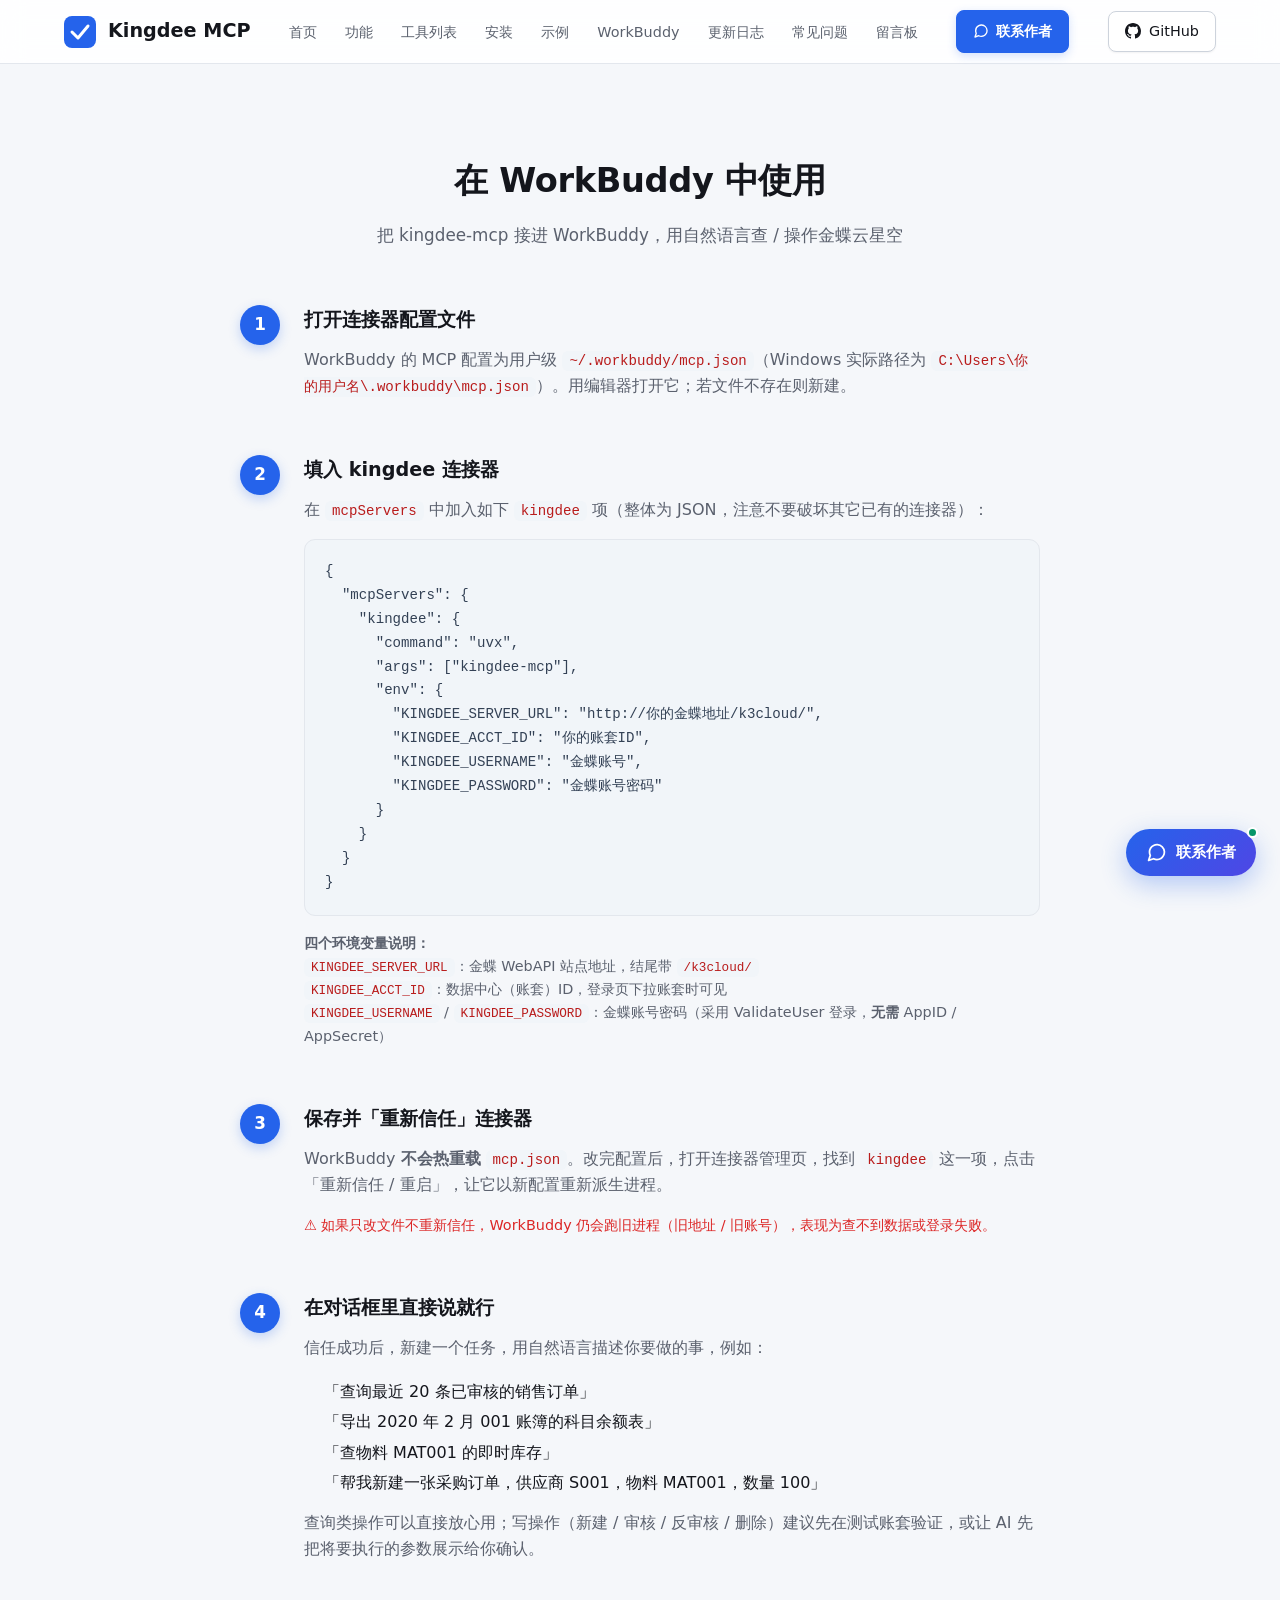
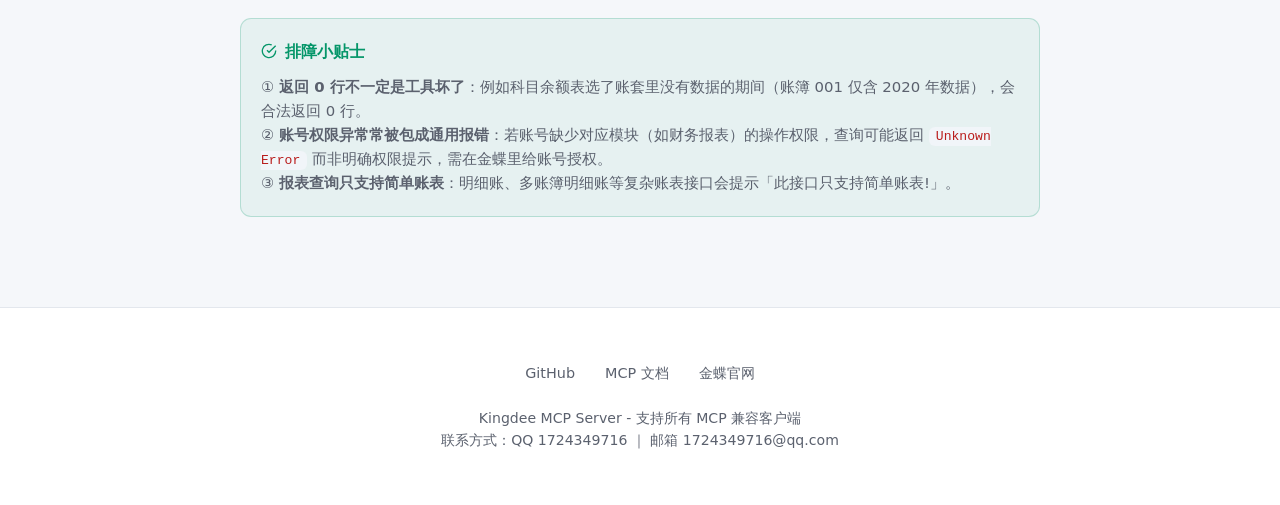
<file: docs/workbuddy.html>
<!DOCTYPE html>
<html lang="zh-CN">
<head>
  <meta charset="UTF-8">
  <meta name="viewport" content="width=device-width, initial-scale=1.0">
  <title>WorkBuddy 集成教程 - Kingdee MCP Server</title>
  <meta name="description" content="在 WorkBuddy 中配置 kingdee 连接器，用自然语言直接查询和操作金蝶云星空 ERP，附完整配置步骤与示例。">
  <meta name="keywords" content="金蝶MCP,金蝶云星空,MCP Server,金蝶AI,金蝶ERP自动化,Kingdee MCP,AI操作金蝶,金蝶API,Claude金蝶,金蝶智能助手">
  <meta name="robots" content="index, follow">
  <link rel="alternate" hreflang="zh-CN" href="https://wahailong.github.io/KingdeeMCP/workbuddy.html">
  <link rel="canonical" href="https://wahailong.github.io/KingdeeMCP/">
  <meta name="theme-color" content="#F5F7FA">

  <!-- Open Graph / 社交分享 -->
  <meta property="og:type" content="website">
  <meta property="og:url" content="https://wahailong.github.io/KingdeeMCP/">
  <meta property="og:title" content="WorkBuddy 集成教程 - Kingdee MCP Server">
  <meta property="og:description" content="在 WorkBuddy 中配置 kingdee 连接器，用自然语言直接查询和操作金蝶云星空 ERP，附完整配置步骤与示例。">
  <meta property="og:site_name" content="Kingdee MCP">

  <!-- Twitter Card -->
  <meta name="twitter:card" content="summary_large_image">
  <meta name="twitter:title" content="WorkBuddy 集成教程 - Kingdee MCP Server">
  <meta name="twitter:description" content="在 WorkBuddy 中配置 kingdee 连接器，用自然语言直接查询和操作金蝶云星空 ERP，附完整配置步骤与示例。">
  <meta property="og:image" content="https://wahailong.github.io/KingdeeMCP/assets/og-image.png">
  <meta property="og:image:width" content="1200">
  <meta property="og:image:height" content="630">
  <meta property="og:image:alt" content="Kingdee MCP Server - 让 AI 直接操作金蝶云星空 ERP">
  <meta property="og:locale" content="zh_CN">
  <meta name="twitter:image" content="https://wahailong.github.io/KingdeeMCP/assets/og-image.png">

  <!-- 结构化数据 -->
  <script type="application/ld+json">
{
  "@context": "https://schema.org",
  "@graph": [
    {
      "@type": "SoftwareApplication",
      "@id": "https://wahailong.github.io/KingdeeMCP/#software",
      "name": "Kingdee MCP Server",
      "description": "让 AI 直接操作金蝶云星空 ERP 的开源 MCP Server，基于 Python + FastMCP，提供 101 个工具覆盖 17 大业务域",
      "url": "https://wahailong.github.io/KingdeeMCP/",
      "applicationCategory": "BusinessApplication",
      "applicationSubCategory": "ERP 自动化 / MCP Server",
      "operatingSystem": "Windows, macOS, Linux",
      "softwareVersion": "0.2.1",
      "inLanguage": "zh-CN",
      "isAccessibleForFree": true,
      "offers": {
        "@type": "Offer",
        "price": "0",
        "priceCurrency": "CNY"
      },
      "author": {
        "@type": "Person",
        "name": "WaHaiLong",
        "url": "https://github.com/WaHaiLong"
      },
      "codeRepository": "https://github.com/WaHaiLong/KingdeeMCP",
      "license": "https://opensource.org/licenses/MIT",
      "keywords": "金蝶MCP,金蝶云星空,MCP Server,金蝶AI,金蝶ERP自动化,Kingdee MCP,Claude金蝶"
    },
    {
      "@type": "WebSite",
      "@id": "https://wahailong.github.io/KingdeeMCP/#website",
      "name": "Kingdee MCP Server 官网",
      "url": "https://wahailong.github.io/KingdeeMCP/",
      "inLanguage": "zh-CN",
      "publisher": {
        "@id": "https://wahailong.github.io/KingdeeMCP/#software"
      }
    },
    {
      "@type": "WebPage",
      "@id": "https://wahailong.github.io/KingdeeMCP/workbuddy.html#webpage",
      "url": "https://wahailong.github.io/KingdeeMCP/workbuddy.html",
      "name": "在 WorkBuddy 中使用 Kingdee MCP",
      "isPartOf": {
        "@id": "https://wahailong.github.io/KingdeeMCP/#website"
      },
      "about": {
        "@id": "https://wahailong.github.io/KingdeeMCP/#software"
      },
      "inLanguage": "zh-CN"
    },
    {
      "@type": "BreadcrumbList",
      "@id": "https://wahailong.github.io/KingdeeMCP/workbuddy.html#breadcrumb",
      "itemListElement": [
        {
          "@type": "ListItem",
          "position": 1,
          "name": "首页",
          "item": "https://wahailong.github.io/KingdeeMCP/"
        },
        {
          "@type": "ListItem",
          "position": 2,
          "name": "在 WorkBuddy 中使用 Kingdee MCP",
          "item": "https://wahailong.github.io/KingdeeMCP/workbuddy.html"
        }
      ]
    }
  ]
}
  </script>
  <link rel="stylesheet" href="assets/contact.css">
  <link rel="stylesheet" href="assets/theme.css">
  <!-- Google Analytics 4 -->
  <script async src="https://www.googletagmanager.com/gtag/js?id=G-K3TPCJB1Z8"></script>
  <script>
    window.dataLayer = window.dataLayer || [];
    function gtag(){dataLayer.push(arguments);}
    gtag('js', new Date());
    gtag('config', 'G-K3TPCJB1Z8');
  </script>
</head>
<body>
<nav>
        <a href="index.html" class="logo">
          <svg viewBox="0 0 32 32" fill="none" xmlns="http://www.w3.org/2000/svg">
            <rect width="32" height="32" rx="8" fill="#2563eb"/>
            <path d="M8 16L14 22L24 10" stroke="white" stroke-width="3" stroke-linecap="round" stroke-linejoin="round"/>
          </svg>
          Kingdee MCP
        </a>
        <ul class="nav-links">
          <li><a href="index.html">首页</a></li>
          <li><a href="index.html#features">功能</a></li>
          <li><a href="tools.html">工具列表</a></li>
          <li><a href="index.html#install">安装</a></li>
          <li><a href="index.html#examples">示例</a></li>
          <li><a href="workbuddy.html">WorkBuddy</a></li>
          <li><a href="changelog.html">更新日志</a></li>
          <li><a href="index.html#faq">常见问题</a></li>
        </ul>
        <a href="https://github.com/WaHaiLong/KingdeeMCP" class="github-btn" target="_blank">
          <svg width="16" height="16" viewBox="0 0 16 16" fill="currentColor">
            <path d="M8 0C3.58 0 0 3.58 0 8c0 3.54 2.29 6.53 5.47 7.59.4.07.55-.17.55-.38 0-.19-.01-.82-.01-1.49-2.01.37-2.53-.49-2.69-.94-.09-.23-.48-.94-.82-1.13-.28-.15-.68-.52-.01-.53.63-.01 1.08.58 1.23.82.72 1.21 1.87.87 2.33.66.07-.52.28-.87.51-1.07-1.78-.2-3.64-.89-3.64-3.95 0-.87.31-1.59.82-2.15-.08-.2-.36-1.02.08-2.12 0 0 .67-.21 2.2.82.64-.18 1.32-.27 2-.27.68 0 1.36.09 2 .27 1.53-1.04 2.2-.82 2.2-.82.44 1.1.16 1.92.08 2.12.51.56.82 1.27.82 2.15 0 3.07-1.87 3.75-3.65 3.95.29.25.54.73.54 1.48 0 1.07-.01 1.93-.01 2.2 0 .21.15.46.55.38A8.013 8.013 0 0016 8c0-4.42-3.58-8-8-8z"/>
          </svg>
          GitHub
        </a>
      </nav>
  <main>
<section id="workbuddy" class="installation">
      <div class="container">
        <div class="section-header">
          <h1 class="section-title">在 WorkBuddy 中使用</h1>
          <p>把 kingdee-mcp 接进 WorkBuddy，用自然语言查 / 操作金蝶云星空</p>
        </div>

        <div class="install-steps">
          <div class="install-step">
            <div class="step-number">1</div>
            <div class="step-content">
              <h3>打开连接器配置文件</h3>
              <p>WorkBuddy 的 MCP 配置为用户级 <code>~/.workbuddy/mcp.json</code>（Windows 实际路径为 <code>C:\Users\你的用户名\.workbuddy\mcp.json</code>）。用编辑器打开它；若文件不存在则新建。</p>
            </div>
          </div>

          <div class="install-step">
            <div class="step-number">2</div>
            <div class="step-content">
              <h3>填入 kingdee 连接器</h3>
              <p>在 <code>mcpServers</code> 中加入如下 <code>kingdee</code> 项（整体为 JSON，注意不要破坏其它已有的连接器）：</p>
              <div class="code-wrapper">
                <pre><code>{
  "mcpServers": {
    "kingdee": {
      "command": "uvx",
      "args": ["kingdee-mcp"],
      "env": {
        "KINGDEE_SERVER_URL": "http://你的金蝶地址/k3cloud/",
        "KINGDEE_ACCT_ID": "你的账套ID",
        "KINGDEE_USERNAME": "金蝶账号",
        "KINGDEE_PASSWORD": "金蝶账号密码"
      }
    }
  }
}</code></pre>
                <button class="code-copy-btn" onclick="copyCode(this)">
                  <svg viewBox="0 0 24 24" fill="none" stroke="currentColor" stroke-width="2"><rect x="9" y="9" width="13" height="13" rx="2"/><path d="M5 15H4a2 2 0 0 1-2-2V4a2 2 0 0 1 2-2h9a2 2 0 0 1 2 2v1"/></svg>
                  复制
                </button>
              </div>
              <p style="margin-top:16px; font-size:0.9rem; color:var(--text-muted);">
                <strong>四个环境变量说明：</strong><br>
                <code>KINGDEE_SERVER_URL</code>：金蝶 WebAPI 站点地址，结尾带 <code>/k3cloud/</code><br>
                <code>KINGDEE_ACCT_ID</code>：数据中心（账套）ID，登录页下拉账套时可见<br>
                <code>KINGDEE_USERNAME</code> / <code>KINGDEE_PASSWORD</code>：金蝶账号密码（采用 ValidateUser 登录，<strong>无需</strong> AppID / AppSecret）
              </p>
            </div>
          </div>

          <div class="install-step">
            <div class="step-number">3</div>
            <div class="step-content">
              <h3>保存并「重新信任」连接器</h3>
              <p>WorkBuddy <strong>不会热重载</strong> <code>mcp.json</code>。改完配置后，打开连接器管理页，找到 <code>kingdee</code> 这一项，点击「重新信任 / 重启」，让它以新配置重新派生进程。</p>
              <p style="margin-top:8px; color:#dc2626; font-size:0.9rem;">
                ⚠️ 如果只改文件不重新信任，WorkBuddy 仍会跑旧进程（旧地址 / 旧账号），表现为查不到数据或登录失败。
              </p>
            </div>
          </div>

          <div class="install-step">
            <div class="step-number">4</div>
            <div class="step-content">
              <h3>在对话框里直接说就行</h3>
              <p>信任成功后，新建一个任务，用自然语言描述你要做的事，例如：</p>
              <ul style="margin:12px 0 12px 20px; line-height:1.9;">
                <li>「查询最近 20 条已审核的销售订单」</li>
                <li>「导出 2020 年 2 月 001 账簿的科目余额表」</li>
                <li>「查物料 MAT001 的即时库存」</li>
                <li>「帮我新建一张采购订单，供应商 S001，物料 MAT001，数量 100」</li>
              </ul>
              <p>查询类操作可以直接放心用；写操作（新建 / 审核 / 反审核 / 删除）建议先在测试账套验证，或让 AI 先把将要执行的参数展示给你确认。</p>
            </div>
          </div>

          <div class="config-note">
            <h4>
              <svg width="16" height="16" viewBox="0 0 24 24" fill="none" stroke="currentColor" stroke-width="2">
                <path d="M22 11.08V12a10 10 0 1 1-5.93-9.14"/>
                <polyline points="22,4 12,14.01 9,11.01"/>
              </svg>
              排障小贴士
            </h4>
            <p>① <strong>返回 0 行不一定是工具坏了</strong>：例如科目余额表选了账套里没有数据的期间（账簿 001 仅含 2020 年数据），会合法返回 0 行。</p>
            <p>② <strong>账号权限异常常被包成通用报错</strong>：若账号缺少对应模块（如财务报表）的操作权限，查询可能返回 <code>Unknown Error</code> 而非明确权限提示，需在金蝶里给账号授权。</p>
            <p>③ <strong>报表查询只支持简单账表</strong>：明细账、多账簿明细账等复杂账表接口会提示「此接口只支持简单账表!」。</p>
          </div>
        </div>
      </div>
    </section>
  </main>
<footer>
    <div class="container">
      <div class="footer-links">
        <a href="https://github.com/WaHaiLong/KingdeeMCP" target="_blank">GitHub</a>
        <a href="https://modelcontextprotocol.io/" target="_blank">MCP 文档</a>
        <a href="https://www.kingdee.com/" target="_blank">金蝶官网</a>
      </div>
      <p class="footer-copy">Kingdee MCP Server - 支持所有 MCP 兼容客户端</p>
      <p class="footer-copy">联系方式：QQ 1724349716 ｜ 邮箱 <a href="mailto:1724349716@qq.com">1724349716@qq.com</a></p>
    </div>
  </footer>
  <!-- 统一联系组件：顶部按钮 + 右下角悬浮卡 -->
  <script src="assets/contact.js"></script>
</body>
</html>
</file>
<file: docs/assets/contact.css>
/* ============================================================
   Kingdee MCP 官网 - 统一"联系作者"组件样式（浅色主题）
   依赖 theme.css 的设计变量；与站点风格一致
   ============================================================ */

/* ---- 顶部导航：联系按钮（主色实心，第一眼可见）---- */
.nav-contact-btn {
  display: inline-flex; align-items: center; gap: 7px;
  padding: 9px 16px;
  background: var(--primary, #2563eb); color: #fff !important;
  border: 1px solid var(--primary, #2563eb); border-radius: 8px;
  font-size: .9rem; font-weight: 600; text-decoration: none; white-space: nowrap;
  transition: all .2s; cursor: pointer; font-family: inherit;
  box-shadow: 0 3px 10px rgba(37, 99, 235, .2);
}
.nav-contact-btn:hover {
  background: var(--primary-dark, #1d4ed8); border-color: var(--primary-dark, #1d4ed8);
  transform: translateY(-1px); color: #fff !important;
}
.nav-contact-btn svg { width: 16px; height: 16px; flex-shrink: 0; }

/* ---- 右下角悬浮球（全站常驻）---- */
.contact-fab {
  position: fixed; right: 24px; bottom: 24px; z-index: 9998;
  display: flex; align-items: center; gap: 9px;
  padding: 13px 20px;
  background: linear-gradient(135deg, var(--primary, #2563eb), #4f46e5);
  color: #fff; border: none; border-radius: 999px;
  font-family: inherit; font-size: .95rem; font-weight: 600; cursor: pointer;
  box-shadow: 0 8px 26px rgba(37, 99, 235, .32);
  transition: transform .2s, box-shadow .2s, filter .2s;
}
.contact-fab:hover {
  transform: translateY(-3px); box-shadow: 0 12px 32px rgba(37, 99, 235, .42); filter: brightness(1.06);
}
.contact-fab svg { width: 21px; height: 21px; }
.contact-fab .fab-pulse {
  position: absolute; top: -2px; right: -2px;
  width: 11px; height: 11px; background: var(--success, #059669);
  border: 2px solid var(--surface, #fff); border-radius: 50%;
  animation: fab-pulse 2s infinite;
}
@keyframes fab-pulse {
  0%, 100% { box-shadow: 0 0 0 0 rgba(5, 150, 105, .5); }
  50%      { box-shadow: 0 0 0 6px rgba(5, 150, 105, 0); }
}

/* ---- 展开的联系卡 ---- */
.contact-panel {
  position: fixed; right: 24px; bottom: 84px; z-index: 9999;
  width: 320px;
  background: var(--surface, #fff);
  border: 1px solid var(--border, #e3e7ed);
  border-radius: 16px;
  box-shadow: 0 20px 55px rgba(20, 22, 28, .16);
  padding: 22px;
  opacity: 0; visibility: hidden;
  transform: translateY(12px) scale(.98); transform-origin: bottom right;
  transition: opacity .22s ease, transform .22s ease, visibility .22s;
}
.contact-panel.open { opacity: 1; visibility: visible; transform: translateY(0) scale(1); }

.cp-head { display: flex; align-items: flex-start; justify-content: space-between; margin-bottom: 18px; }
.cp-title { font-size: 1.15rem; font-weight: 700; color: var(--text, #14161c); line-height: 1.3; }
.cp-subtitle { font-size: .8rem; color: var(--text-muted, #5b616e); margin-top: 4px; }
.cp-close {
  background: none; border: none; color: var(--text-muted, #5b616e);
  font-size: 1.5rem; line-height: 1; cursor: pointer; padding: 0 2px; transition: color .2s;
}
.cp-close:hover { color: var(--text, #14161c); }

.cp-row {
  display: flex; align-items: center; gap: 12px;
  padding: 12px; background: var(--surface-light, #eef1f6);
  border: 1px solid var(--border, #e3e7ed); border-radius: 10px; margin-bottom: 10px;
}
.cp-row-icon {
  width: 36px; height: 36px; flex-shrink: 0; border-radius: 9px;
  display: flex; align-items: center; justify-content: center;
  background: var(--primary-tint, #eff4ff); color: var(--primary, #2563eb);
}
.cp-row-icon svg { width: 19px; height: 19px; }
.cp-row-icon.mail { background: rgba(5, 150, 105, .1); color: var(--success, #059669); }
.cp-row-body { flex: 1; min-width: 0; }
.cp-row-label { font-size: .75rem; color: var(--text-muted, #5b616e); margin-bottom: 2px; }
.cp-row-value {
  font-size: .92rem; font-weight: 700; color: var(--text, #14161c);
  font-family: var(--font-mono, monospace); word-break: break-all;
}
.cp-copy {
  flex-shrink: 0; width: 32px; height: 32px;
  display: inline-flex; align-items: center; justify-content: center;
  padding: 0; background: var(--surface, #fff);
  border: 1px solid var(--border-strong, #cdd3dc); border-radius: 6px;
  color: var(--text-muted, #5b616e); cursor: pointer; font-family: inherit; transition: all .2s;
}
.cp-copy svg { width: 15px; height: 15px; }
.cp-copy:hover { color: #fff; border-color: var(--primary, #2563eb); background: var(--primary, #2563eb); }
.cp-copy.copied { color: #fff; border-color: var(--success, #059669); background: var(--success, #059669); }

.cp-actions { display: flex; gap: 10px; margin-top: 16px; }
.cp-action {
  flex: 1; display: inline-flex; align-items: center; justify-content: center; gap: 6px;
  padding: 10px 12px; border-radius: 8px; font-size: .85rem; font-weight: 600;
  text-decoration: none; cursor: pointer; font-family: inherit; transition: all .2s;
}
.cp-action svg { width: 15px; height: 15px; }
.cp-action.primary { background: var(--primary, #2563eb); color: #fff; border: 1px solid var(--primary, #2563eb); }
.cp-action.primary:hover { background: var(--primary-dark, #1d4ed8); }
.cp-action.ghost { background: var(--surface, #fff); color: var(--text, #14161c); border: 1px solid var(--border-strong, #cdd3dc); }
.cp-action.ghost:hover { background: var(--surface-light, #eef1f6); border-color: var(--primary, #2563eb); color: var(--primary, #2563eb); }

.cp-feedback {
  display: flex; align-items: center; justify-content: center; gap: 7px;
  margin-top: 12px; padding: 10px;
  background: var(--primary-tint, #eff4ff);
  border: 1px dashed rgba(37, 99, 235, .35); border-radius: 8px;
  color: var(--primary-dark, #1d4ed8); font-size: .8rem; font-weight: 600; transition: all .2s;
}
.cp-feedback:hover { background: #dfeaff; border-style: solid; }
.cp-feedback svg { width: 15px; height: 15px; flex-shrink: 0; }

.cp-foot {
  margin-top: 12px; padding-top: 10px;
  border-top: 1px solid var(--border, #e3e7ed);
  font-size: .75rem; color: var(--text-muted, #5b616e); text-align: center;
}

@media (max-width: 768px) {
  .contact-fab { right: 16px; bottom: 16px; padding: 12px 16px; }
  .contact-panel { right: 16px; left: 16px; bottom: 74px; width: auto; }
  .nav-contact-btn { padding: 8px 12px; font-size: .85rem; }
}
</file>
<file: docs/assets/theme.css>
/* ============================================================
   Kingdee MCP 官网 · 统一浅色主题
   设计依据：主流技术站（MCP / FastAPI）与浅色设计规范实践
   - 冷调纸白底 + 纯白卡片，绝不大面积深色
   - 单一克制的品牌蓝，其余交给中性灰阶
   - 发丝线 + 柔和冷色阴影，系统字体栈（无 CDN 外链）
   - 正文深字，对比度按 WCAG AA 核算
   ============================================================ */
:root {
  --primary: #2563EB;
  --primary-dark: #1D4ED8;
  --primary-tint: #EFF4FF;
  --secondary: #64748B;
  --background: #F5F7FA;
  --surface: #FFFFFF;
  --surface-light: #EEF1F6;
  --text: #14161C;
  --text-muted: #5B616E;
  --border: #E3E7ED;
  --border-strong: #CDD3DC;
  --success: #059669;
  --code-bg: #F1F5F9;
  --code-text: #B91C1C;
  --shadow-sm: 0 1px 2px rgba(20, 22, 28, .05);
  --shadow-md: 0 6px 20px rgba(20, 22, 28, .08);
  --shadow-lg: 0 16px 40px rgba(20, 22, 28, .12);
  --font-sans: system-ui, -apple-system, "Segoe UI", "PingFang SC", "Microsoft YaHei", "Source Han Sans SC", sans-serif;
  --font-mono: ui-monospace, "Cascadia Code", "Consolas", "SFMono-Regular", "JetBrains Mono", monospace;
}

* { margin: 0; padding: 0; box-sizing: border-box; }

body {
  font-family: var(--font-sans);
  background: var(--background);
  color: var(--text);
  line-height: 1.6;
  -webkit-font-smoothing: antialiased;
  -moz-osx-font-smoothing: grayscale;
}

a { color: inherit; text-decoration: none; }
ul { list-style: none; }

.container { max-width: 1200px; margin: 0 auto; padding: 0 24px; }

/* ---- Header / Nav ---- */
header {
  position: fixed;
  top: 0; left: 0; right: 0;
  z-index: 100;
  background: rgba(255, 255, 255, .88);
  backdrop-filter: blur(12px);
  border-bottom: 1px solid var(--border);
}
nav { display: flex; justify-content: space-between; align-items: center; height: 64px; gap: 20px; }
.logo {
  display: flex; align-items: center; gap: 12px;
  font-weight: 700; font-size: 1.2rem; color: var(--text); white-space: nowrap;
}
.logo svg { width: 32px; height: 32px; flex-shrink: 0; }
.nav-links { display: flex; gap: 28px; align-items: center; flex-wrap: wrap; }
.nav-links a {
  color: var(--text-muted); font-size: .9rem; font-weight: 500;
  transition: color .2s; position: relative;
}
.nav-links a:hover { color: var(--primary); }
.github-btn {
  display: flex; align-items: center; gap: 8px;
  padding: 8px 16px; background: var(--surface);
  border: 1px solid var(--border-strong); border-radius: 8px;
  color: var(--text); font-size: .9rem; font-weight: 500;
  transition: all .2s; white-space: nowrap; box-shadow: var(--shadow-sm);
}
.github-btn:hover { border-color: var(--primary); color: var(--primary); }

/* 子页面 body 直接包裹的 nav：静态吸顶效果 + 浅底面 */
body > nav {
  position: sticky; top: 0; z-index: 100;
  background: rgba(255, 255, 255, .88); backdrop-filter: blur(12px);
  border-bottom: 1px solid var(--border);
  padding: 0 max(24px, calc((100vw - 1152px) / 2));
}

/* ---- Hero ---- */
.hero { padding: 150px 0 90px; text-align: center; }
.badge {
  display: inline-flex; align-items: center; gap: 6px;
  padding: 6px 12px; background: var(--primary-tint);
  border: 1px solid rgba(37, 99, 235, .2); border-radius: 20px;
  color: var(--primary-dark); font-size: .85rem; font-weight: 600; margin-bottom: 24px;
}
.hero h1 {
  font-size: 3.4rem; font-weight: 800; line-height: 1.12; margin-bottom: 24px;
  color: var(--text); letter-spacing: -.02em;
}
.hero p {
  font-size: 1.15rem; color: var(--text-muted);
  max-width: 660px; margin: 0 auto 40px;
}
.hero-buttons { display: flex; gap: 16px; justify-content: center; flex-wrap: wrap; }

/* ---- Buttons ---- */
.btn {
  display: inline-flex; align-items: center; justify-content: center; gap: 8px;
  padding: 13px 26px; border-radius: 9px;
  font-size: 1rem; font-weight: 600; text-decoration: none;
  transition: all .2s; cursor: pointer; border: 1px solid transparent;
  font-family: inherit;
}
.btn-primary { background: var(--primary); color: #fff; box-shadow: 0 4px 12px rgba(37, 99, 235, .22); }
.btn-primary:hover { background: var(--primary-dark); transform: translateY(-2px); box-shadow: 0 8px 20px rgba(37, 99, 235, .28); }
.btn-secondary { background: var(--surface); color: var(--text); border-color: var(--border-strong); box-shadow: var(--shadow-sm); }
.btn-secondary:hover { border-color: var(--primary); color: var(--primary); }

/* ---- Supported Clients ---- */
.clients { margin-top: 64px; text-align: center; }
.clients-label {
  font-size: .8rem; color: var(--text-muted); margin-bottom: 20px;
  text-transform: uppercase; letter-spacing: 1px; font-weight: 600;
}
.clients-grid { display: flex; justify-content: center; align-items: center; gap: 16px; flex-wrap: wrap; }
.client-item {
  display: flex; align-items: center; gap: 8px;
  padding: 11px 18px; background: var(--surface);
  border: 1px solid var(--border); border-radius: 10px;
  color: var(--text-muted); font-size: .92rem; font-weight: 500;
  box-shadow: var(--shadow-sm); transition: all .2s;
}
.client-item:hover { border-color: var(--primary); color: var(--primary); transform: translateY(-2px); }
.client-item svg { width: 20px; height: 20px; }

/* ---- Badges row ---- */
.badges { display: flex; justify-content: center; gap: 12px; margin-top: 32px; flex-wrap: wrap; }
.badges a { transition: transform .2s; }
.badges a:hover { transform: translateY(-2px); }

/* ---- Quick Install ---- */
.quick-install { margin-top: 44px; max-width: 520px; margin-left: auto; margin-right: auto; }
.quick-install-label { font-size: .85rem; color: var(--text-muted); margin-bottom: 12px; font-weight: 500; }
.install-box {
  display: flex; align-items: center;
  background: var(--surface); border: 1px solid var(--border-strong);
  border-radius: 10px; overflow: hidden; box-shadow: var(--shadow-sm);
}
.install-box code {
  flex: 1; padding: 16px 20px; background: none;
  color: var(--text); font-size: 1rem;
}
.copy-btn {
  padding: 16px 20px; background: var(--surface-light);
  border: none; border-left: 1px solid var(--border);
  color: var(--text-muted); cursor: pointer;
  transition: all .2s; display: flex; align-items: center; gap: 6px; font-size: .85rem;
}
.copy-btn:hover { background: var(--primary-tint); color: var(--primary); }
.copy-btn.copied { color: var(--success); }
.copy-btn svg { width: 16px; height: 16px; }

/* ---- Code copy ---- */
.code-wrapper { position: relative; }
.code-wrapper pre { margin: 0; }
.code-copy-btn {
  position: absolute; top: 12px; right: 12px;
  padding: 7px 11px; background: var(--surface);
  border: 1px solid var(--border-strong); border-radius: 6px;
  color: var(--text-muted); cursor: pointer; font-size: .75rem;
  display: flex; align-items: center; gap: 4px;
  transition: all .2s; opacity: 0;
}
.code-wrapper:hover .code-copy-btn { opacity: 1; }
.code-copy-btn:hover { background: var(--primary-tint); color: var(--primary); border-color: var(--primary); }
.code-copy-btn.copied { color: var(--success); border-color: var(--success); }
.code-copy-btn svg { width: 14px; height: 14px; }

/* ---- Section header ---- */
.features, .installation, .examples, .faq, .tools { padding: 90px 0; }
.features { background: var(--surface); }
.tools, .examples { background: var(--surface); }
.section-header { text-align: center; margin-bottom: 56px; }
.section-header h2,
.section-header h1.section-title {
  font-size: 2.1rem; font-weight: 800; margin-bottom: 14px;
  color: var(--text); letter-spacing: -.01em;
}
.section-header p { color: var(--text-muted); font-size: 1.05rem; }

/* ---- Feature cards ---- */
.features-grid { display: grid; grid-template-columns: repeat(auto-fit, minmax(300px, 1fr)); gap: 22px; }
.feature-card {
  background: var(--background); border: 1px solid var(--border);
  border-radius: 14px; padding: 30px; transition: all .25s; box-shadow: var(--shadow-sm);
}
.feature-card:hover { border-color: var(--primary); transform: translateY(-4px); box-shadow: var(--shadow-md); }
.feature-icon {
  width: 46px; height: 46px; background: var(--primary-tint);
  border-radius: 11px; display: flex; align-items: center; justify-content: center; margin-bottom: 20px;
}
.feature-icon svg { width: 23px; height: 23px; color: var(--primary); }
.feature-card h3 { font-size: 1.15rem; font-weight: 700; margin-bottom: 10px; color: var(--text); }
.feature-card p { color: var(--text-muted); font-size: .93rem; }

/* ---- Tool cards ---- */
.tools-grid { display: grid; grid-template-columns: repeat(auto-fit, minmax(280px, 1fr)); gap: 18px; }
.tool-card {
  background: var(--background); border: 1px solid var(--border);
  border-radius: 11px; padding: 22px; transition: all .2s;
}
.tool-card:hover { border-color: var(--primary); box-shadow: var(--shadow-sm); }
.tool-category {
  font-size: .72rem; font-weight: 700; text-transform: uppercase;
  letter-spacing: .5px; color: var(--primary); margin-bottom: 8px;
}
.tool-name {
  font-family: var(--font-mono); font-size: .92rem; font-weight: 700;
  color: var(--text); margin-bottom: 8px;
}
.tool-desc { font-size: .88rem; color: var(--text-muted); }
.tool-list { list-style: none; margin: 4px 0 0; padding: 0; }
.tool-list li {
  display: flex; flex-direction: column; gap: 1px;
  padding: 6px 0; border-top: 1px solid var(--border);
}
.tool-list li:first-child { border-top: none; }
.tool-list code {
  font-family: var(--font-mono); font-size: .78rem;
  color: var(--primary-dark); word-break: break-all;
}
.tool-list span { font-size: .8rem; color: var(--text-muted); }

/* ---- Installation ---- */
.install-steps { max-width: 800px; margin: 0 auto; }
.install-step { display: flex; gap: 24px; margin-bottom: 40px; }
.step-number {
  flex-shrink: 0; width: 40px; height: 40px;
  background: var(--primary); color: #fff; border-radius: 50%;
  display: flex; align-items: center; justify-content: center;
  font-weight: 700; font-size: 1.05rem; box-shadow: 0 4px 12px rgba(37, 99, 235, .25);
}
.step-content { flex: 1; }
.step-content h3 { font-size: 1.2rem; font-weight: 700; margin-bottom: 12px; color: var(--text); }
.step-content p { color: var(--text-muted); margin-bottom: 16px; }

/* ---- Code ---- */
code {
  font-family: var(--font-mono); background: var(--code-bg);
  padding: 2px 7px; border-radius: 6px; font-size: .88em; color: var(--code-text);
}
pre {
  background: var(--code-bg); border: 1px solid var(--border);
  border-radius: 11px; padding: 20px; overflow-x: auto; margin: 16px 0;
}
pre code { background: none; padding: 0; color: #334155; font-size: .88rem; line-height: 1.7; }

.config-note {
  background: rgba(5, 150, 105, .06); border: 1px solid rgba(5, 150, 105, .22);
  border-radius: 11px; padding: 20px; margin-top: 40px;
}
.config-note h4 {
  display: flex; align-items: center; gap: 8px;
  color: var(--success); font-size: 1rem; margin-bottom: 12px;
}
.config-note p { color: var(--text-muted); font-size: .93rem; }

/* ---- Examples ---- */
.examples-grid { display: grid; grid-template-columns: repeat(auto-fit, minmax(350px, 1fr)); gap: 22px; }
.example-card {
  background: var(--background); border: 1px solid var(--border);
  border-radius: 14px; overflow: hidden; box-shadow: var(--shadow-sm); transition: all .2s;
}
.example-card:hover { border-color: var(--primary); box-shadow: var(--shadow-md); }
.example-header {
  display: flex; align-items: center; gap: 12px;
  padding: 18px 20px; border-bottom: 1px solid var(--border);
}
.example-type {
  font-size: .72rem; font-weight: 700; text-transform: uppercase;
  padding: 4px 10px; border-radius: 6px; white-space: nowrap;
}
.example-type.query { background: var(--primary-tint); color: var(--primary-dark); }
.example-type.action { background: rgba(5, 150, 105, .1); color: var(--success); }
.example-prompt { font-size: .92rem; color: var(--text); font-weight: 500; }
.example-body { padding: 18px 20px; }
.example-body pre { margin: 0; }

/* ---- FAQ ---- */
.faq-list { max-width: 800px; margin: 0 auto; }
.faq-item { border-bottom: 1px solid var(--border); padding: 24px 0; }
.faq-item:first-child { padding-top: 0; }
.faq-question { font-size: 1.08rem; font-weight: 700; margin-bottom: 12px; color: var(--text); }
.faq-answer { color: var(--text-muted); line-height: 1.75; }

/* ---- Footer ---- */
footer {
  padding: 54px 0; border-top: 1px solid var(--border);
  text-align: center; background: var(--surface);
}
.footer-links { display: flex; justify-content: center; gap: 30px; margin-bottom: 22px; flex-wrap: wrap; }
.footer-links a { color: var(--text-muted); font-size: .9rem; transition: color .2s; }
.footer-links a:hover { color: var(--primary); }
.footer-copy { color: var(--text-muted); font-size: .88rem; }

/* ---- Scrollbar (浅色) ---- */
::-webkit-scrollbar { width: 9px; height: 9px; }
::-webkit-scrollbar-track { background: var(--background); }
::-webkit-scrollbar-thumb { background: var(--border-strong); border-radius: 5px; }
::-webkit-scrollbar-thumb:hover { background: var(--secondary); }

/* ---- Responsive ---- */
@media (max-width: 900px) {
  .nav-links { gap: 16px; }
}
@media (max-width: 768px) {
  .hero h1 { font-size: 2.4rem; }
  .hero { padding: 120px 0 70px; }
  .section-header h2,
  .section-header h1.section-title { font-size: 1.7rem; }
  .nav-links { display: none; }
  .features-grid, .tools-grid, .examples-grid { grid-template-columns: 1fr; }
  .install-step { flex-direction: column; gap: 16px; }
}
</file>
<file: docs/assets/feedback.css>
/* Kingdee MCP 官网 - 留言板页面样式（浅色主题，与站点设计令牌一致） */
:root{
  --primary:#2563eb;--primary-dark:#1d4ed8;--secondary:#64748b;
  --background:#f5f7fa;--surface:#ffffff;--surface-light:#eef1f6;
  --text:#14161c;--text-muted:#5b616e;--border:#e3e7ed;--border-strong:#cdd3dc;
  --success:#059669;--code-bg:#f1f5f9;--primary-tint:#eff4ff;
  --shadow-sm:0 1px 2px rgba(20,22,28,.05);--shadow-md:0 6px 20px rgba(20,22,28,.08);--shadow-lg:0 16px 40px rgba(20,22,28,.14);
  --font-sans:system-ui,-apple-system,"Segoe UI","PingFang SC","Microsoft YaHei",sans-serif;
  --font-mono:ui-monospace,"Cascadia Code","Consolas","SFMono-Regular",monospace;
}
*{margin:0;padding:0;box-sizing:border-box}
body{font-family:var(--font-sans);background:var(--background);color:var(--text);line-height:1.6;-webkit-font-smoothing:antialiased}
a{color:inherit;text-decoration:none}
.container{max-width:1200px;margin:0 auto;padding:0 24px}

/* Header / Nav */
header{position:sticky;top:0;left:0;right:0;z-index:100;background:rgba(255,255,255,.88);backdrop-filter:blur(12px);border-bottom:1px solid var(--border)}
nav{display:flex;justify-content:space-between;align-items:center;height:64px;gap:20px;flex-wrap:wrap}
.logo{display:flex;align-items:center;gap:12px;font-weight:700;font-size:1.2rem;color:var(--text)}
.logo svg{width:32px;height:32px;flex-shrink:0}
.nav-links{display:flex;gap:24px;list-style:none;flex-wrap:wrap}
.nav-links a{color:var(--text-muted);font-size:.9rem;font-weight:500;transition:color .2s}
.nav-links a:hover{color:var(--primary)}
.nav-links a.active{color:var(--primary);font-weight:600}
.github-btn{display:flex;align-items:center;gap:8px;padding:8px 16px;background:var(--surface);border:1px solid var(--border-strong);border-radius:8px;font-size:.9rem;font-weight:500;transition:all .2s;white-space:nowrap;box-shadow:var(--shadow-sm)}
.github-btn:hover{border-color:var(--primary);color:var(--primary)}

main{padding-top:0}

/* Hero */
.hero{padding:70px 0 30px;text-align:center}
.badge{display:inline-flex;align-items:center;gap:6px;padding:6px 12px;background:var(--primary-tint);border:1px solid rgba(37,99,235,.2);border-radius:20px;color:var(--primary-dark);font-size:.85rem;font-weight:600;margin-bottom:20px}
.hero h1{font-size:2.6rem;font-weight:800;line-height:1.15;margin-bottom:18px;color:var(--text);letter-spacing:-.01em}
.hero p{font-size:1.05rem;color:var(--text-muted);max-width:660px;margin:0 auto}

/* 三步流程 */
.flow{display:flex;justify-content:center;gap:14px;flex-wrap:wrap;margin:36px auto 0;max-width:900px}
.flow-step{flex:1;min-width:200px;background:var(--surface);border:1px solid var(--border);border-radius:12px;padding:18px;text-align:left;box-shadow:var(--shadow-sm)}
.flow-step .n{display:inline-flex;align-items:center;justify-content:center;width:26px;height:26px;background:var(--primary);color:#fff;border-radius:50%;font-size:.8rem;font-weight:700;margin-bottom:10px}
.flow-step h4{font-size:.98rem;margin-bottom:6px;color:var(--text)}
.flow-step p{font-size:.85rem;color:var(--text-muted)}
.flow-arrow{display:flex;align-items:center;color:var(--secondary);font-size:1.4rem}

/* 表单卡片 */
.form-section{padding:40px 0 80px}
.form-card{max-width:760px;margin:0 auto;background:var(--surface);border:1px solid var(--border);border-radius:16px;padding:36px;box-shadow:var(--shadow-md)}
.field{margin-bottom:22px}
.field-row{display:flex;gap:20px}
.field-row .field{flex:1}
label.field-label{display:block;font-size:.9rem;font-weight:600;margin-bottom:8px;color:var(--text)}
label .req{color:#dc2626;margin-left:3px}
input[type=text],input[type=email],textarea,select{
  width:100%;background:var(--code-bg);border:1px solid var(--border-strong);border-radius:8px;
  color:var(--text);padding:12px 14px;font-size:.95rem;font-family:inherit;transition:border-color .2s;
}
input:focus,textarea:focus,select:focus{outline:none;border-color:var(--primary);box-shadow:0 0 0 3px var(--primary-tint)}
input::placeholder,textarea::placeholder{color:#94a3b8}
textarea{min-height:150px;resize:vertical;line-height:1.6}
.hint{font-size:.8rem;color:var(--text-muted);margin-top:6px}

/* 类型选择 */
.type-chips{display:flex;gap:10px;flex-wrap:wrap}
.type-chip{cursor:pointer}
.type-chip input{position:absolute;opacity:0;pointer-events:none}
.type-chip span{display:inline-flex;align-items:center;gap:6px;padding:9px 14px;background:var(--code-bg);border:1px solid var(--border-strong);border-radius:8px;font-size:.88rem;font-weight:500;color:var(--text-muted);transition:all .2s}
.type-chip input:checked+span{border-color:var(--primary);background:var(--primary-tint);color:var(--primary-dark);font-weight:600}
.type-chip:hover span{border-color:var(--primary)}

/* 按钮 */
.btn-row{display:flex;gap:12px;flex-wrap:wrap;margin-top:28px}
.btn{display:inline-flex;align-items:center;justify-content:center;gap:8px;padding:13px 24px;border-radius:9px;font-size:.98rem;font-weight:600;border:1px solid transparent;cursor:pointer;font-family:inherit;transition:all .2s}
.btn svg{width:18px;height:18px}
.btn-primary{background:var(--primary);color:#fff;box-shadow:0 3px 10px rgba(37,99,235,.2)}
.btn-primary:hover{background:var(--primary-dark);transform:translateY(-2px)}
.btn-ghost{background:var(--surface);color:var(--text);border-color:var(--border-strong)}
.btn-ghost:hover{background:var(--surface-light);border-color:var(--primary);color:var(--primary)}

/* 提示条 */
.notice{background:var(--primary-tint);border:1px solid rgba(37,99,235,.22);border-radius:10px;padding:16px 18px;margin-bottom:26px;display:flex;gap:12px;align-items:flex-start}
.notice svg{width:20px;height:20px;color:var(--primary);flex-shrink:0;margin-top:2px}
.notice b{color:var(--primary-dark)}
.notice p{font-size:.88rem;color:var(--text-muted);margin-top:4px}

/* 预览弹层 */
.overlay{position:fixed;inset:0;background:rgba(20,22,28,.5);backdrop-filter:blur(4px);z-index:10000;display:none;align-items:center;justify-content:center;padding:20px}
.overlay.show{display:flex}
.modal{width:100%;max-width:640px;max-height:85vh;overflow:auto;background:var(--surface);border:1px solid var(--border);border-radius:16px;box-shadow:0 24px 70px rgba(20,22,28,.24)}
.modal-head{display:flex;align-items:center;justify-content:space-between;padding:20px 24px;border-bottom:1px solid var(--border)}
.modal-head h3{font-size:1.15rem;color:var(--text)}
.modal-close{background:none;border:none;color:var(--text-muted);font-size:1.6rem;cursor:pointer;line-height:1}
.modal-close:hover{color:var(--text)}
.modal-body{padding:20px 24px}
.modal-body .pv-title{font-size:1rem;font-weight:600;color:var(--primary-dark);margin-bottom:12px;word-break:break-word}
.modal-body pre{background:var(--code-bg);border:1px solid var(--border);border-radius:10px;padding:16px;overflow:auto;max-height:320px}
.modal-body pre code{font-family:var(--font-mono);font-size:.82rem;line-height:1.65;color:#334155;white-space:pre-wrap;word-break:break-word;background:none;padding:0}
.modal-foot{padding:16px 24px;border-top:1px solid var(--border);display:flex;gap:10px;flex-wrap:wrap;justify-content:flex-end}
.modal-foot .btn{padding:10px 18px;font-size:.9rem}

/* Toast */
.toast{position:fixed;left:50%;bottom:96px;transform:translateX(-50%) translateY(20px);background:var(--surface);border:1px solid var(--border-strong);color:var(--text);padding:12px 20px;border-radius:10px;font-size:.9rem;box-shadow:var(--shadow-lg);opacity:0;pointer-events:none;transition:all .25s;z-index:10001}
.toast.show{opacity:1;transform:translateX(-50%) translateY(0)}
.toast.ok{border-color:var(--success);color:var(--success)}
.toast.err{border-color:#dc2626;color:#dc2626}

/* Footer */
footer{padding:50px 0;border-top:1px solid var(--border);text-align:center;background:var(--surface)}
.footer-links{display:flex;justify-content:center;gap:28px;margin-bottom:20px;flex-wrap:wrap}
.footer-links a{color:var(--text-muted);font-size:.9rem;transition:color .2s}
.footer-links a:hover{color:var(--primary)}
.footer-copy{color:var(--text-muted);font-size:.9rem}

@media (max-width:768px){
  .hero h1{font-size:1.9rem}
  .nav-links{display:none}
  .field-row{flex-direction:column;gap:0}
  .form-card{padding:24px 20px}
  .flow-arrow{display:none}
}
</file>
